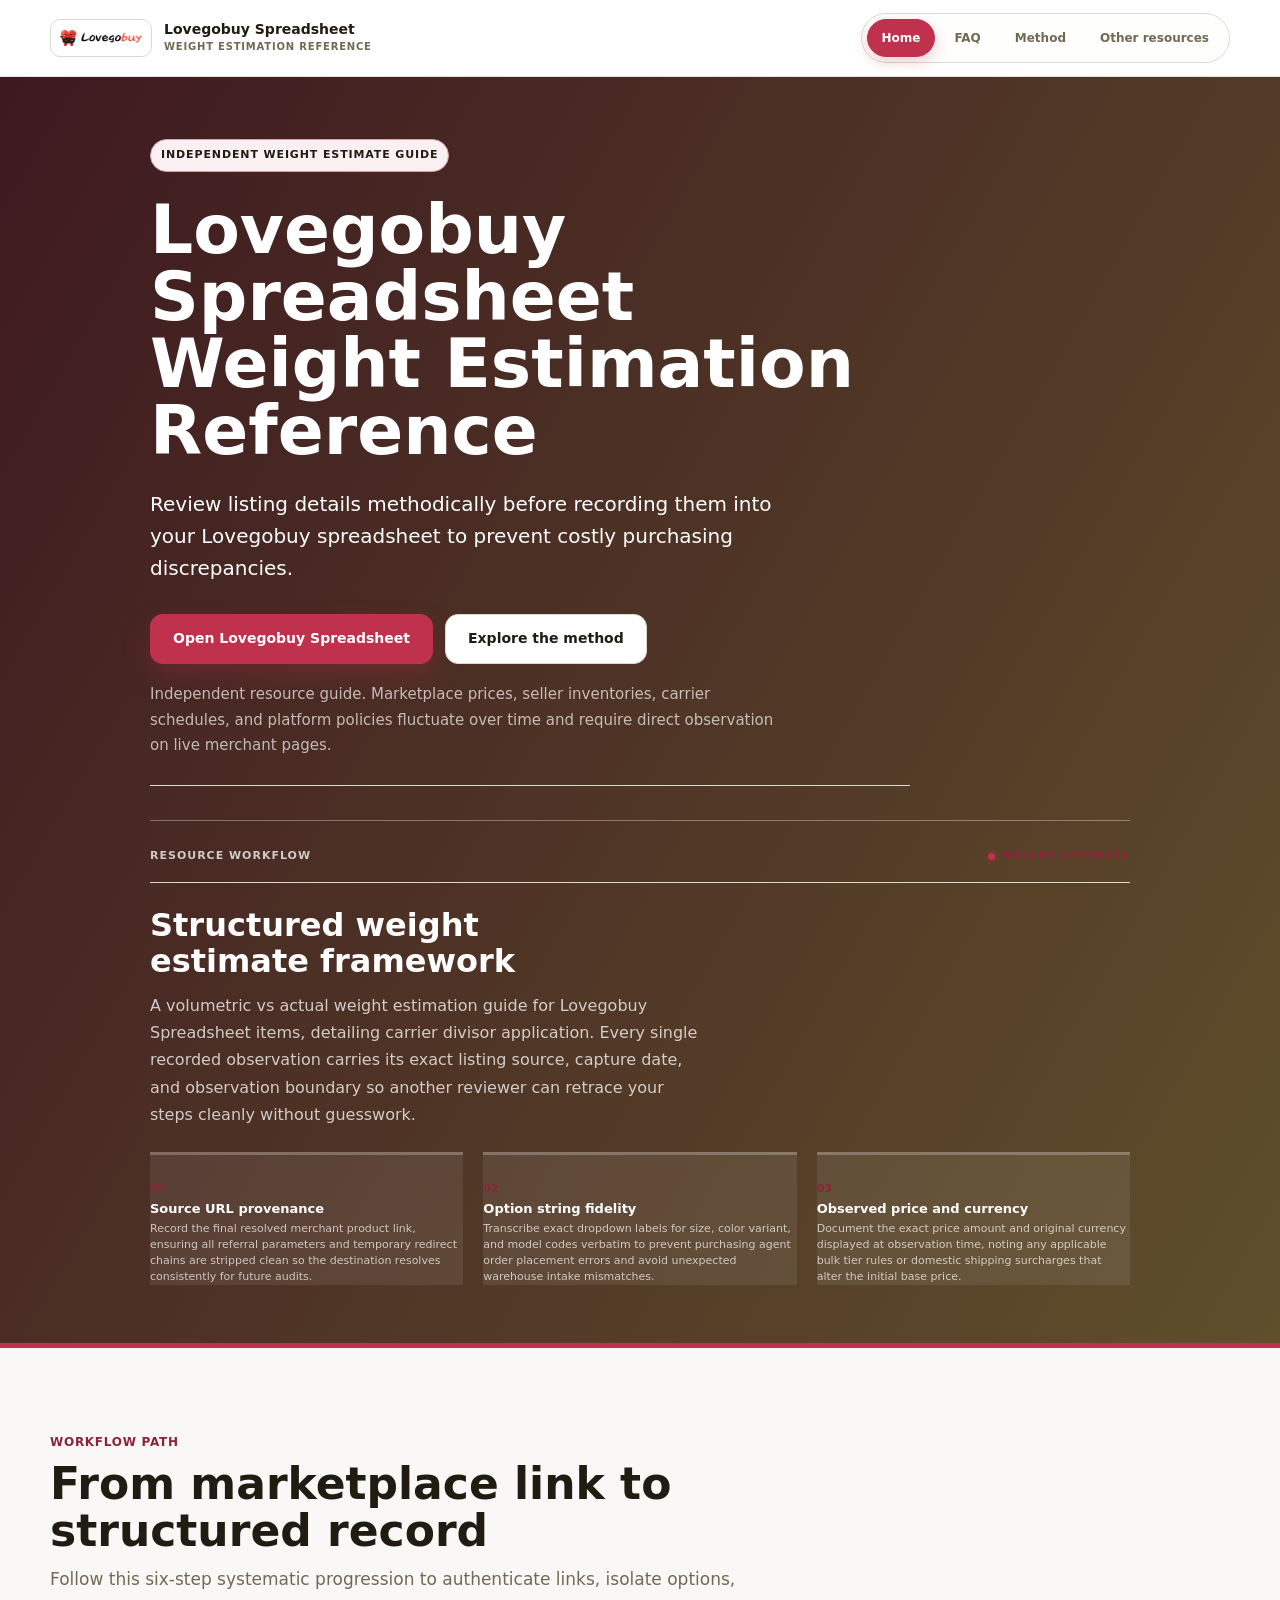
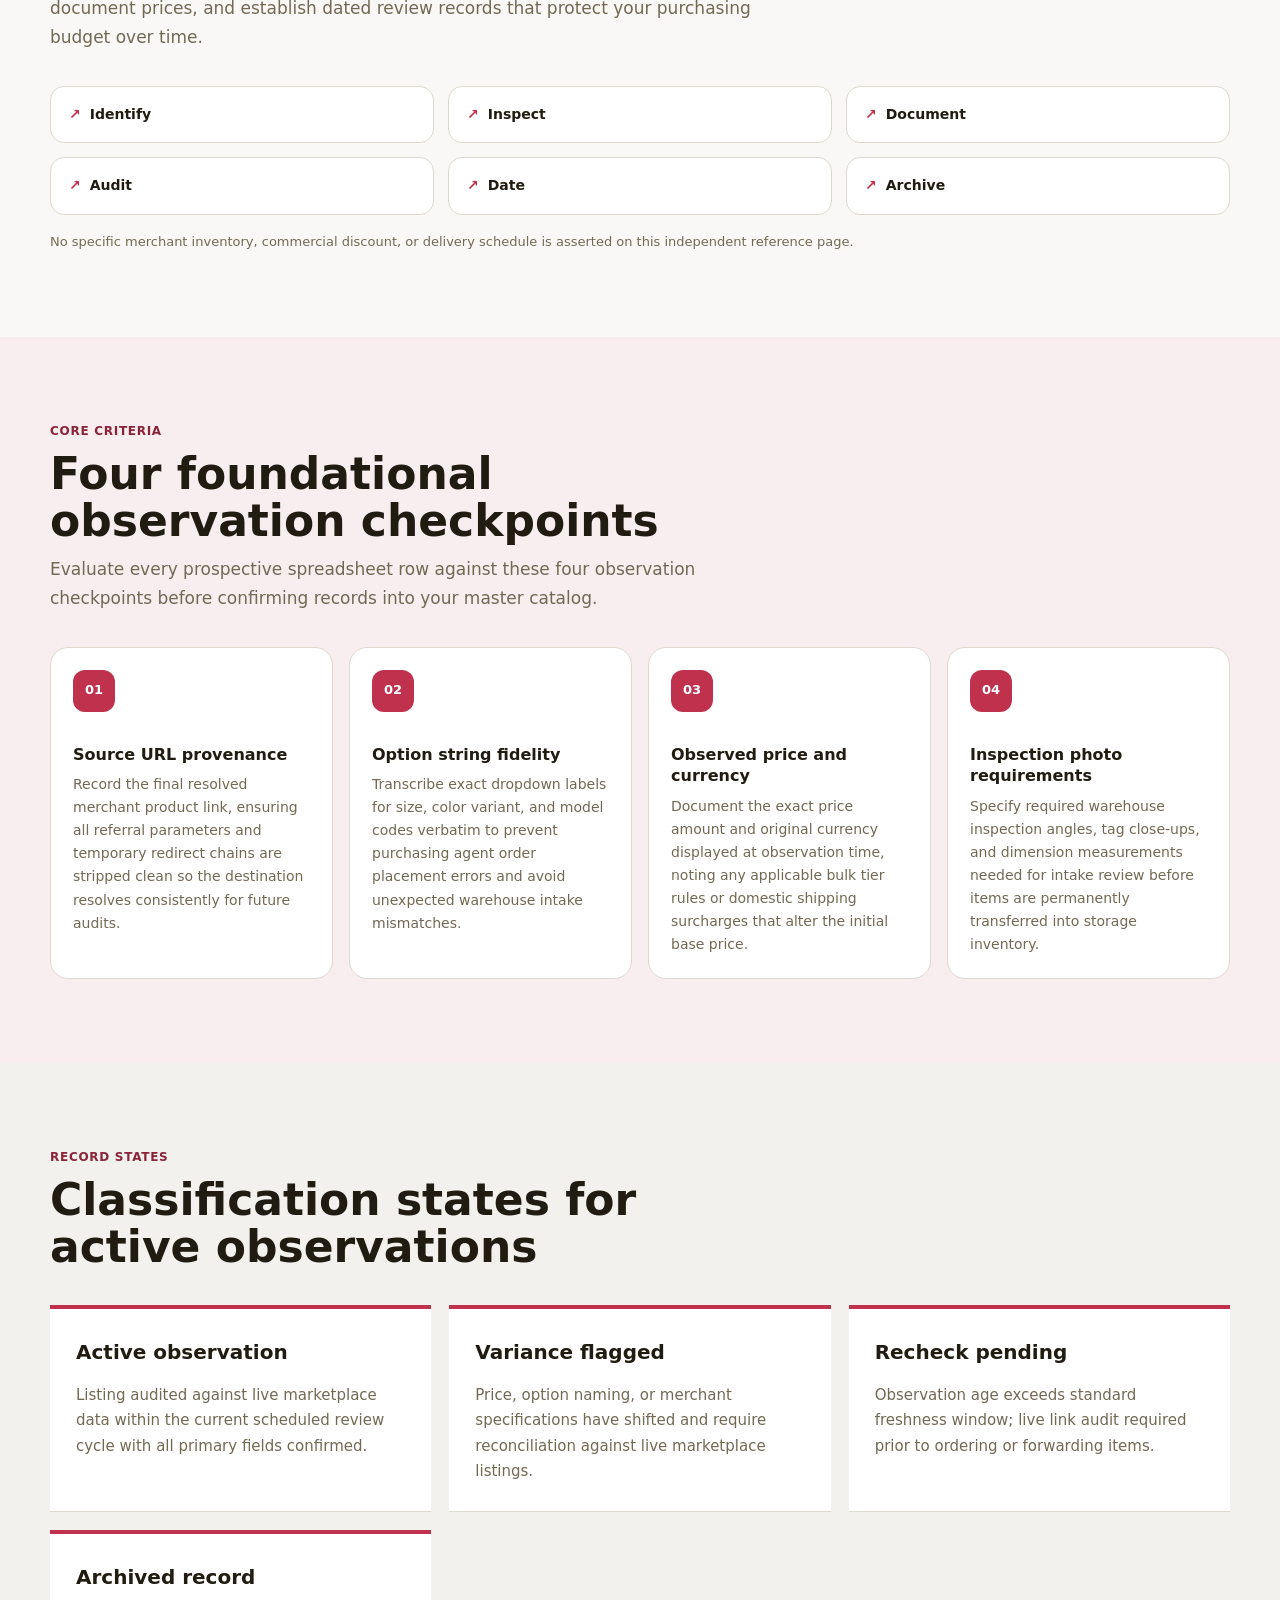
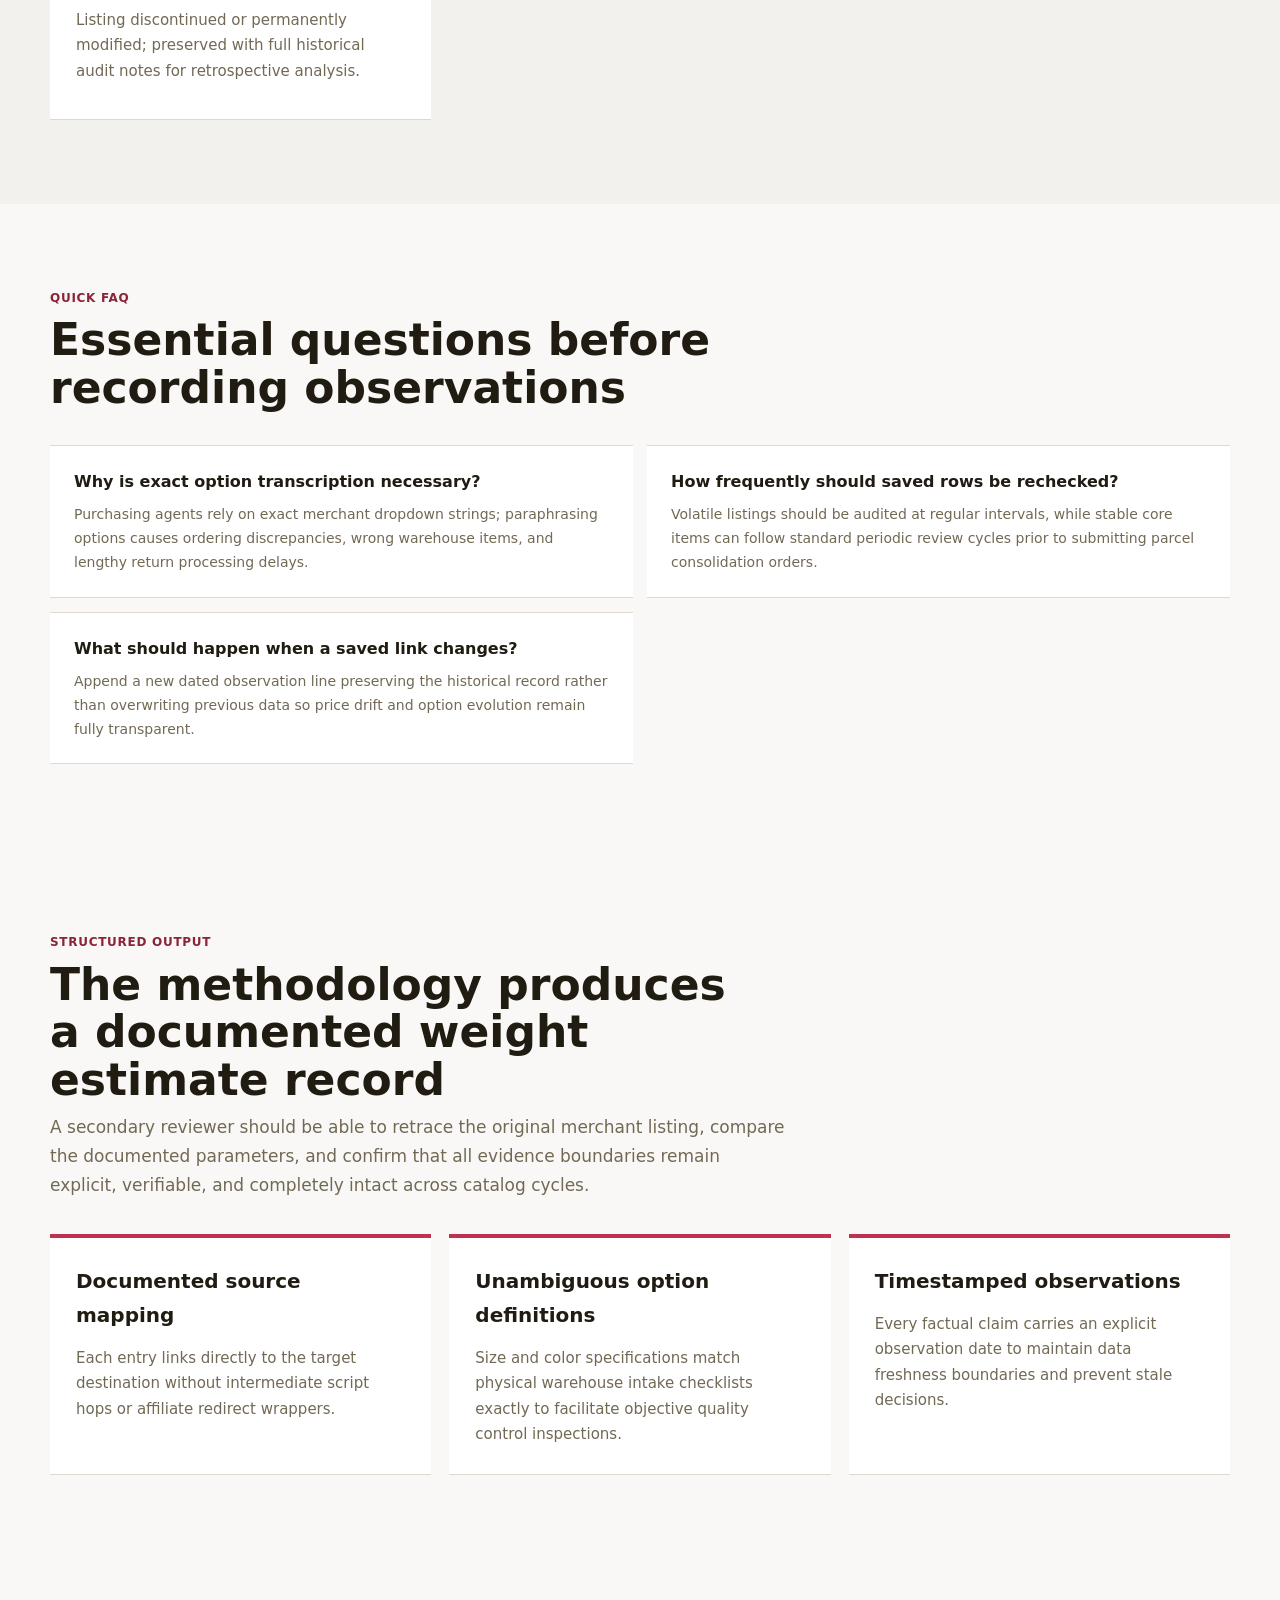
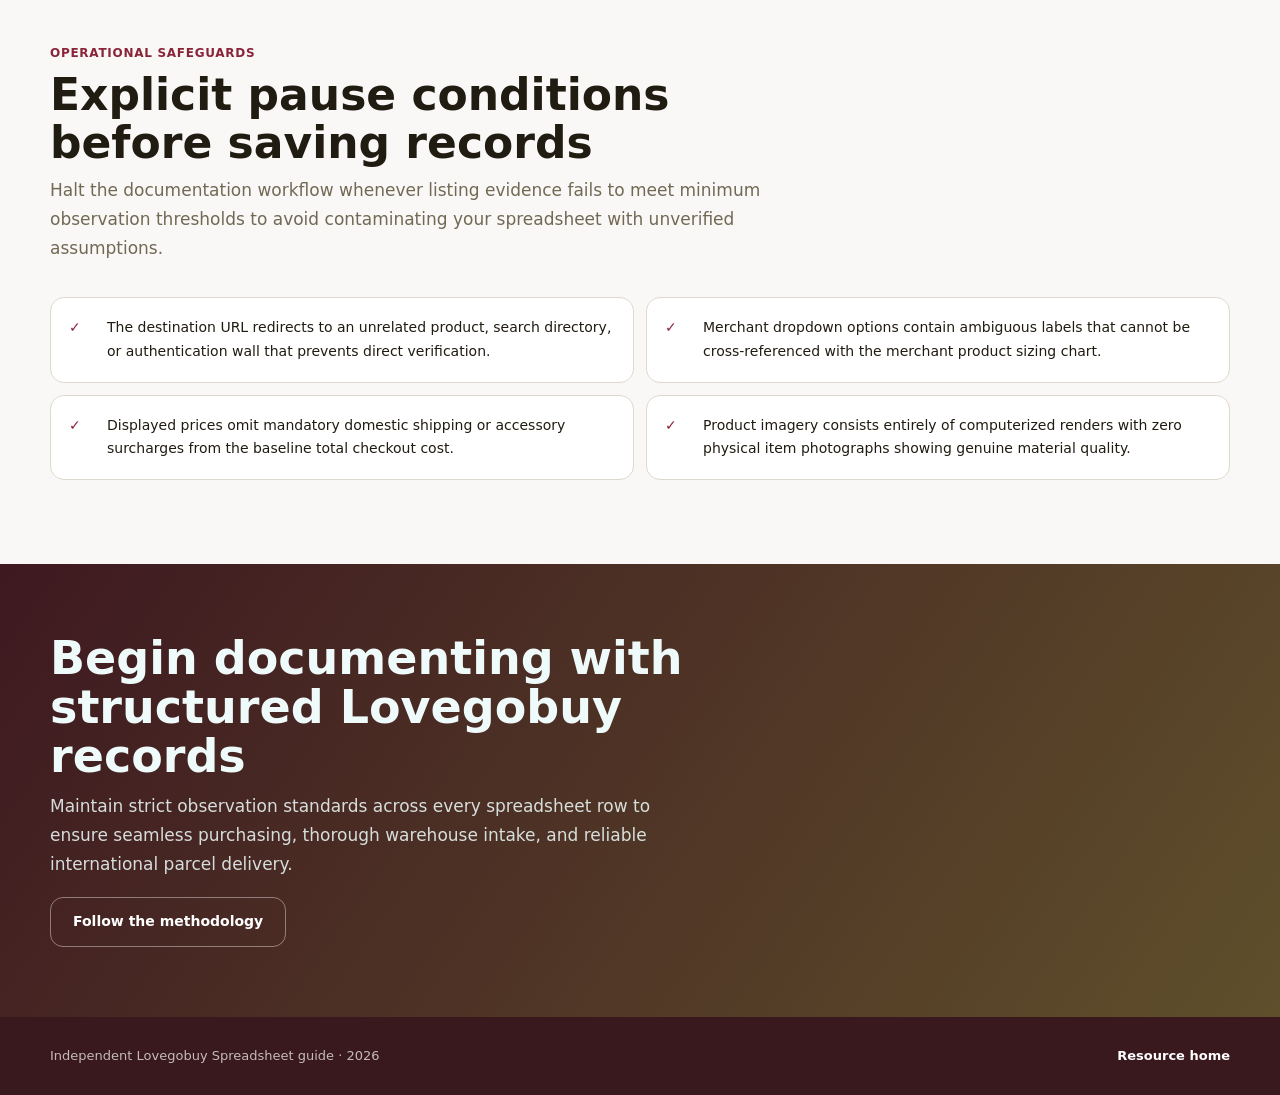
<file: index.html>
<!doctype html>
<html lang="en">
  <head>
    <meta charset="utf-8">
    <meta name="viewport" content="width=device-width, initial-scale=1">
    <title>Lovegobuy Spreadsheet | Weight Estimation Reference</title>
    <meta name="description" content="A volumetric vs actual weight estimation guide for Lovegobuy Spreadsheet items, detailing carrier divisor application. Follow a structured methodology to audit listing facts, record dated evidence, and maintain clean spreadsheet records for Lovegobuy.">
    <meta name="robots" content="index,follow,max-image-preview:large">
    <link rel="canonical" href="https://ethanreg004.github.io/lovegobuy-spreadsheet-weight-estimate/">
    <script type="application/ld+json">{"@context":"https://schema.org","@type":"WebPage","name":"Lovegobuy Spreadsheet | Weight Estimation Reference","headline":"Lovegobuy Spreadsheet Weight Estimation Reference","description":"A volumetric vs actual weight estimation guide for Lovegobuy Spreadsheet items, detailing carrier divisor application. Follow a structured methodology to audit listing facts, record dated evidence, and maintain clean spreadsheet records for Lovegobuy.","url":"https://ethanreg004.github.io/lovegobuy-spreadsheet-weight-estimate/","inLanguage":"en","isPartOf":{"@type":"WebSite","name":"Lovegobuy Spreadsheet","url":"https://ethanreg004.github.io/lovegobuy-spreadsheet-weight-estimate/"},"about":{"@type":"Thing","name":"Lovegobuy Spreadsheet"}}</script>
    <link rel="stylesheet" href="./styles.css">
  </head>
  <body class="page-home theme-auto layout-step-timeline visual-bright hero-wide-color-band cards-flat-bands type-humanist-sans density-airy">

    <header class="site-header">
      <nav class="nav wrap" aria-label="Primary navigation">
        <a class="site-brand" href="./">
          <img src="./lovegobuy-logo.png" alt="Lovegobuy">
          <span class="brand-copy">
            <strong>Lovegobuy Spreadsheet</strong>
            <small>Weight Estimation Reference</small>
          </span>
        </a>
        <div class="nav-links">
          <a href="./" aria-current="page">Home</a>
          <a href="./faq">FAQ</a>
          <a href="./usage-guide">Method</a>
          <a href="./alternatives">Other resources</a>
        </div>
      </nav>
    </header>
    <main>

      <section class="hero" aria-labelledby="home-title">
        <div class="hero-split wrap">
          <div class="hero-rail">
            <span class="badge">Independent weight estimate guide</span>
            <h1 id="home-title">Lovegobuy Spreadsheet Weight Estimation Reference</h1>
            <p>Review listing details methodically before recording them into your Lovegobuy spreadsheet to prevent costly purchasing discrepancies.</p>
            <div class="actions">
              <a class="button" href="https://lovego.org/" target="_blank" rel="noopener noreferrer">Open Lovegobuy Spreadsheet</a>
              <a class="button ghost" href="#primary-checks">Explore the method</a>
            </div>
            <p class="meta-note">Independent resource guide. Marketplace prices, seller inventories, carrier schedules, and platform policies fluctuate over time and require direct observation on live merchant pages.</p>
          </div>
          <div class="hero-panel">
            <div class="workbench-topline">
              <span>Resource workflow</span>
              <span class="status-dot">Weight Estimate</span>
            </div>
            <h2>Structured weight estimate framework</h2>
            <p class="lead">A volumetric vs actual weight estimation guide for Lovegobuy Spreadsheet items, detailing carrier divisor application. Every single recorded observation carries its exact listing source, capture date, and observation boundary so another reviewer can retrace your steps cleanly without guesswork.</p>
            <ol class="hero-signals">

              <li>
                <span>01</span>
                <div>
                  <strong>Source URL provenance</strong>
                  <small>Record the final resolved merchant product link, ensuring all referral parameters and temporary redirect chains are stripped clean so the destination resolves consistently for future audits.</small>
                </div>
              </li>
              <li>
                <span>02</span>
                <div>
                  <strong>Option string fidelity</strong>
                  <small>Transcribe exact dropdown labels for size, color variant, and model codes verbatim to prevent purchasing agent order placement errors and avoid unexpected warehouse intake mismatches.</small>
                </div>
              </li>
              <li>
                <span>03</span>
                <div>
                  <strong>Observed price and currency</strong>
                  <small>Document the exact price amount and original currency displayed at observation time, noting any applicable bulk tier rules or domestic shipping surcharges that alter the initial base price.</small>
                </div>
              </li>
            </ol>
          </div>
        </div>
      </section>

      <section class="section" id="categories">
        <div class="wrap">
          <div class="section-head">
            <p class="eyebrow">Workflow Path</p>
            <h2>From marketplace link to structured record</h2>
            <p>Follow this six-step systematic progression to authenticate links, isolate options, document prices, and establish dated review records that protect your purchasing budget over time.</p>
          </div>
          <ul class="chip-wrap large-chips">
            <li>Identify</li>
            <li>Inspect</li>
            <li>Document</li>
            <li>Audit</li>
            <li>Date</li>
            <li>Archive</li>
          </ul>
          <p class="meta-note" style="margin-top:16px">No specific merchant inventory, commercial discount, or delivery schedule is asserted on this independent reference page.</p>
        </div>
      </section>

      <section class="section teal-bg" id="primary-checks">
        <div class="wrap">
          <div class="section-head">
            <p class="eyebrow">Core Criteria</p>
            <h2>Four foundational observation checkpoints</h2>
            <p>Evaluate every prospective spreadsheet row against these four observation checkpoints before confirming records into your master catalog.</p>
          </div>
          <ol class="check-grid">

            <li>
              <div>
                <strong>Source URL provenance</strong>
                <span>Record the final resolved merchant product link, ensuring all referral parameters and temporary redirect chains are stripped clean so the destination resolves consistently for future audits.</span>
              </div>
            </li>
            <li>
              <div>
                <strong>Option string fidelity</strong>
                <span>Transcribe exact dropdown labels for size, color variant, and model codes verbatim to prevent purchasing agent order placement errors and avoid unexpected warehouse intake mismatches.</span>
              </div>
            </li>
            <li>
              <div>
                <strong>Observed price and currency</strong>
                <span>Document the exact price amount and original currency displayed at observation time, noting any applicable bulk tier rules or domestic shipping surcharges that alter the initial base price.</span>
              </div>
            </li>
            <li>
              <div>
                <strong>Inspection photo requirements</strong>
                <span>Specify required warehouse inspection angles, tag close-ups, and dimension measurements needed for intake review before items are permanently transferred into storage inventory.</span>
              </div>
            </li>
          </ol>
        </div>
      </section>

      <section class="section soft-bg" id="notes">
        <div class="wrap">
          <div class="section-head">
            <p class="eyebrow">Record States</p>
            <h2>Classification states for active observations</h2>
          </div>
          <div class="note-strip">

            <article class="note-card">
              <h3>Active observation</h3>
              <p>Listing audited against live marketplace data within the current scheduled review cycle with all primary fields confirmed.</p>
            </article>
            <article class="note-card">
              <h3>Variance flagged</h3>
              <p>Price, option naming, or merchant specifications have shifted and require reconciliation against live marketplace listings.</p>
            </article>
            <article class="note-card">
              <h3>Recheck pending</h3>
              <p>Observation age exceeds standard freshness window; live link audit required prior to ordering or forwarding items.</p>
            </article>
            <article class="note-card">
              <h3>Archived record</h3>
              <p>Listing discontinued or permanently modified; preserved with full historical audit notes for retrospective analysis.</p>
            </article>
          </div>
        </div>
      </section>

      <section class="section" id="mini-faq">
        <div class="wrap">
          <div class="section-head">
            <p class="eyebrow">Quick FAQ</p>
            <h2>Essential questions before recording observations</h2>
          </div>
          <div class="mini-faq">

            <article>
              <h3>Why is exact option transcription necessary?</h3>
              <p>Purchasing agents rely on exact merchant dropdown strings; paraphrasing options causes ordering discrepancies, wrong warehouse items, and lengthy return processing delays.</p>
            </article>
            <article>
              <h3>How frequently should saved rows be rechecked?</h3>
              <p>Volatile listings should be audited at regular intervals, while stable core items can follow standard periodic review cycles prior to submitting parcel consolidation orders.</p>
            </article>
            <article>
              <h3>What should happen when a saved link changes?</h3>
              <p>Append a new dated observation line preserving the historical record rather than overwriting previous data so price drift and option evolution remain fully transparent.</p>
            </article>
          </div>
        </div>
      </section>

      <section class="section" id="reusable-output">
        <div class="wrap">
          <div class="section-head">
            <p class="eyebrow">Structured Output</p>
            <h2>The methodology produces a documented weight estimate record</h2>
            <p>A secondary reviewer should be able to retrace the original merchant listing, compare the documented parameters, and confirm that all evidence boundaries remain explicit, verifiable, and completely intact across catalog cycles.</p>
          </div>
          <div class="note-strip">

            <article class="note-card">
              <h3>Documented source mapping</h3>
              <p>Each entry links directly to the target destination without intermediate script hops or affiliate redirect wrappers.</p>
            </article>
            <article class="note-card">
              <h3>Unambiguous option definitions</h3>
              <p>Size and color specifications match physical warehouse intake checklists exactly to facilitate objective quality control inspections.</p>
            </article>
            <article class="note-card">
              <h3>Timestamped observations</h3>
              <p>Every factual claim carries an explicit observation date to maintain data freshness boundaries and prevent stale decisions.</p>
            </article>
          </div>
        </div>
      </section>

      <section class="section" id="stop-rules">
        <div class="wrap">
          <div class="section-head">
            <p class="eyebrow">Operational Safeguards</p>
            <h2>Explicit pause conditions before saving records</h2>
            <p>Halt the documentation workflow whenever listing evidence fails to meet minimum observation thresholds to avoid contaminating your spreadsheet with unverified assumptions.</p>
          </div>
          <ul class="compare-list">
              <li>The destination URL redirects to an unrelated product, search directory, or authentication wall that prevents direct verification.</li>
              <li>Merchant dropdown options contain ambiguous labels that cannot be cross-referenced with the merchant product sizing chart.</li>
              <li>Displayed prices omit mandatory domestic shipping or accessory surcharges from the baseline total checkout cost.</li>
              <li>Product imagery consists entirely of computerized renders with zero physical item photographs showing genuine material quality.</li>
          </ul>
        </div>
      </section>

      <section class="final-band">
        <div class="wrap">
          <h2>Begin documenting with structured Lovegobuy records</h2>
          <p>Maintain strict observation standards across every spreadsheet row to ensure seamless purchasing, thorough warehouse intake, and reliable international parcel delivery.</p>
          <div class="actions">
            <a class="button ghost" href="./usage-guide">Follow the methodology</a>
          </div>
        </div>
      </section>
    </main>

    <footer class="site-footer">
      <div class="wrap footer-layout">
        <span>Independent Lovegobuy Spreadsheet guide · 2026</span>
        <a href="./">Resource home</a>
      </div>
    </footer>
  </body>
</html>
</file>
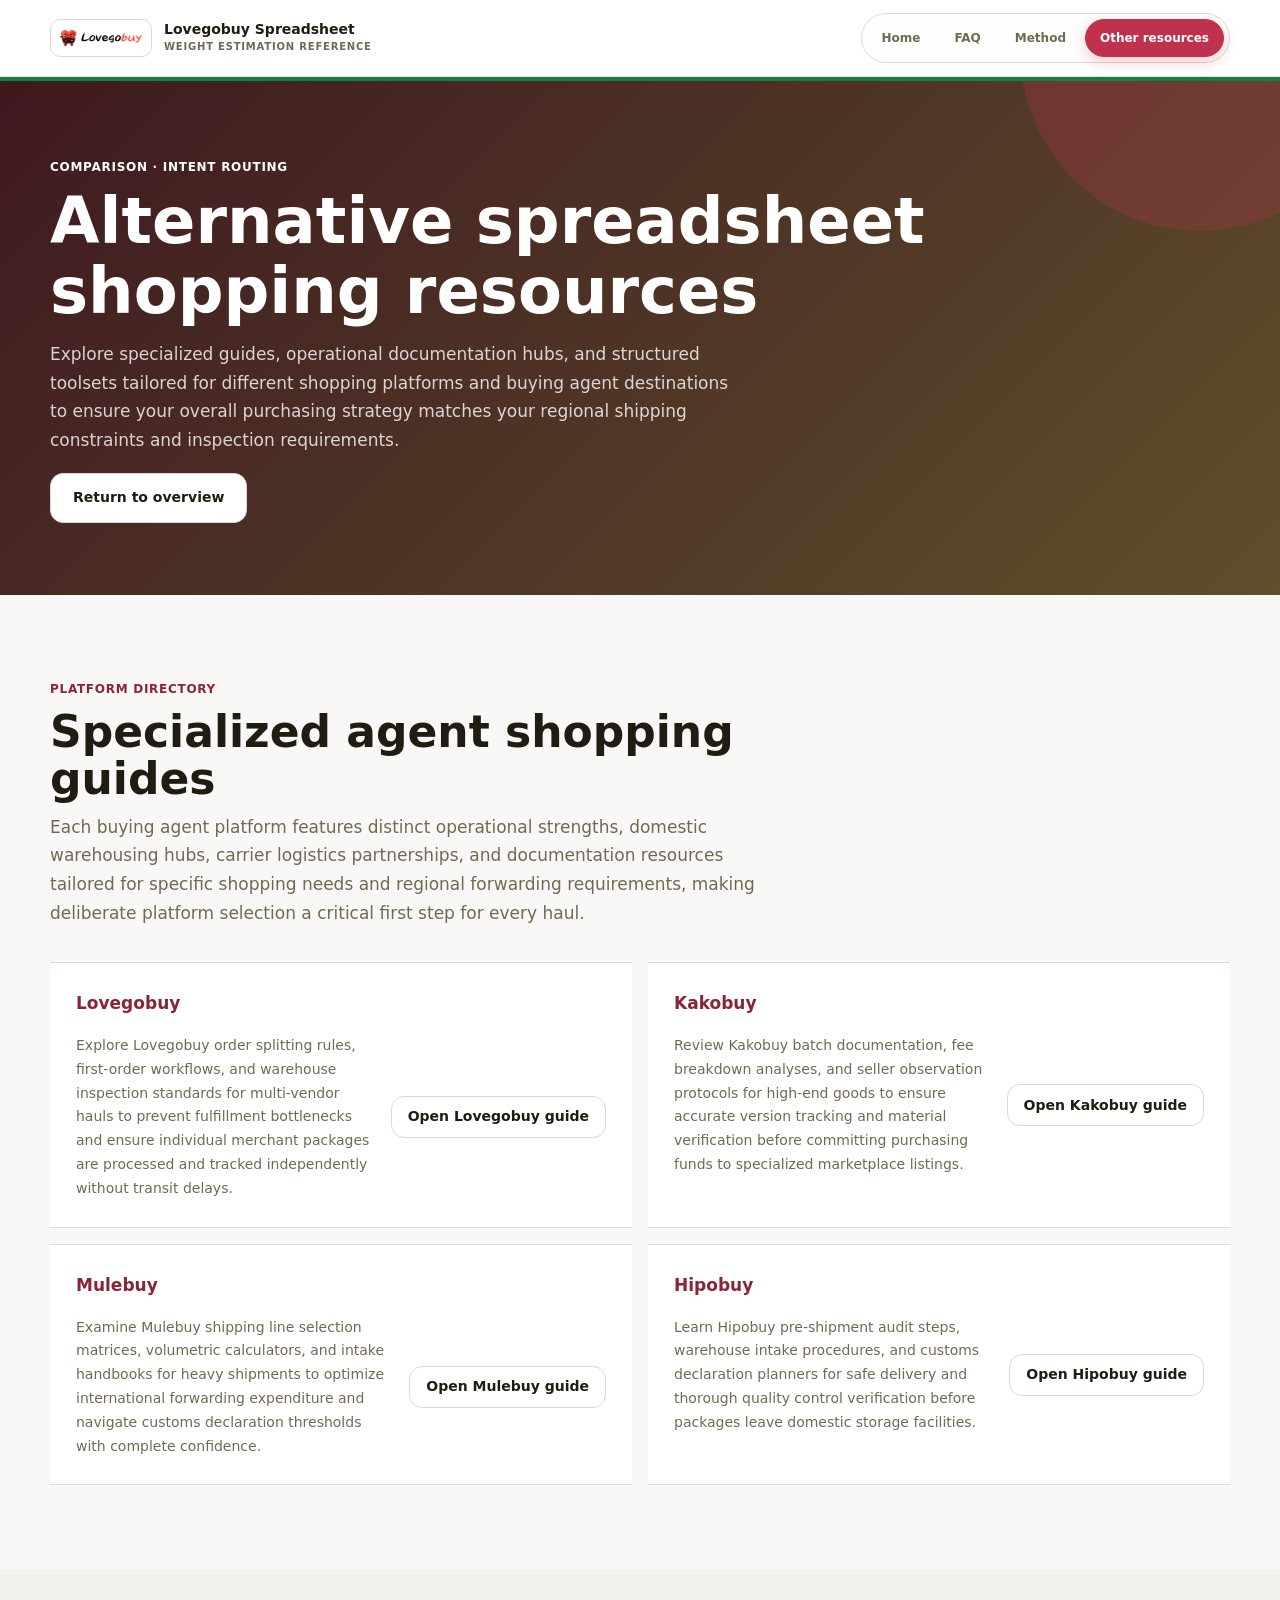
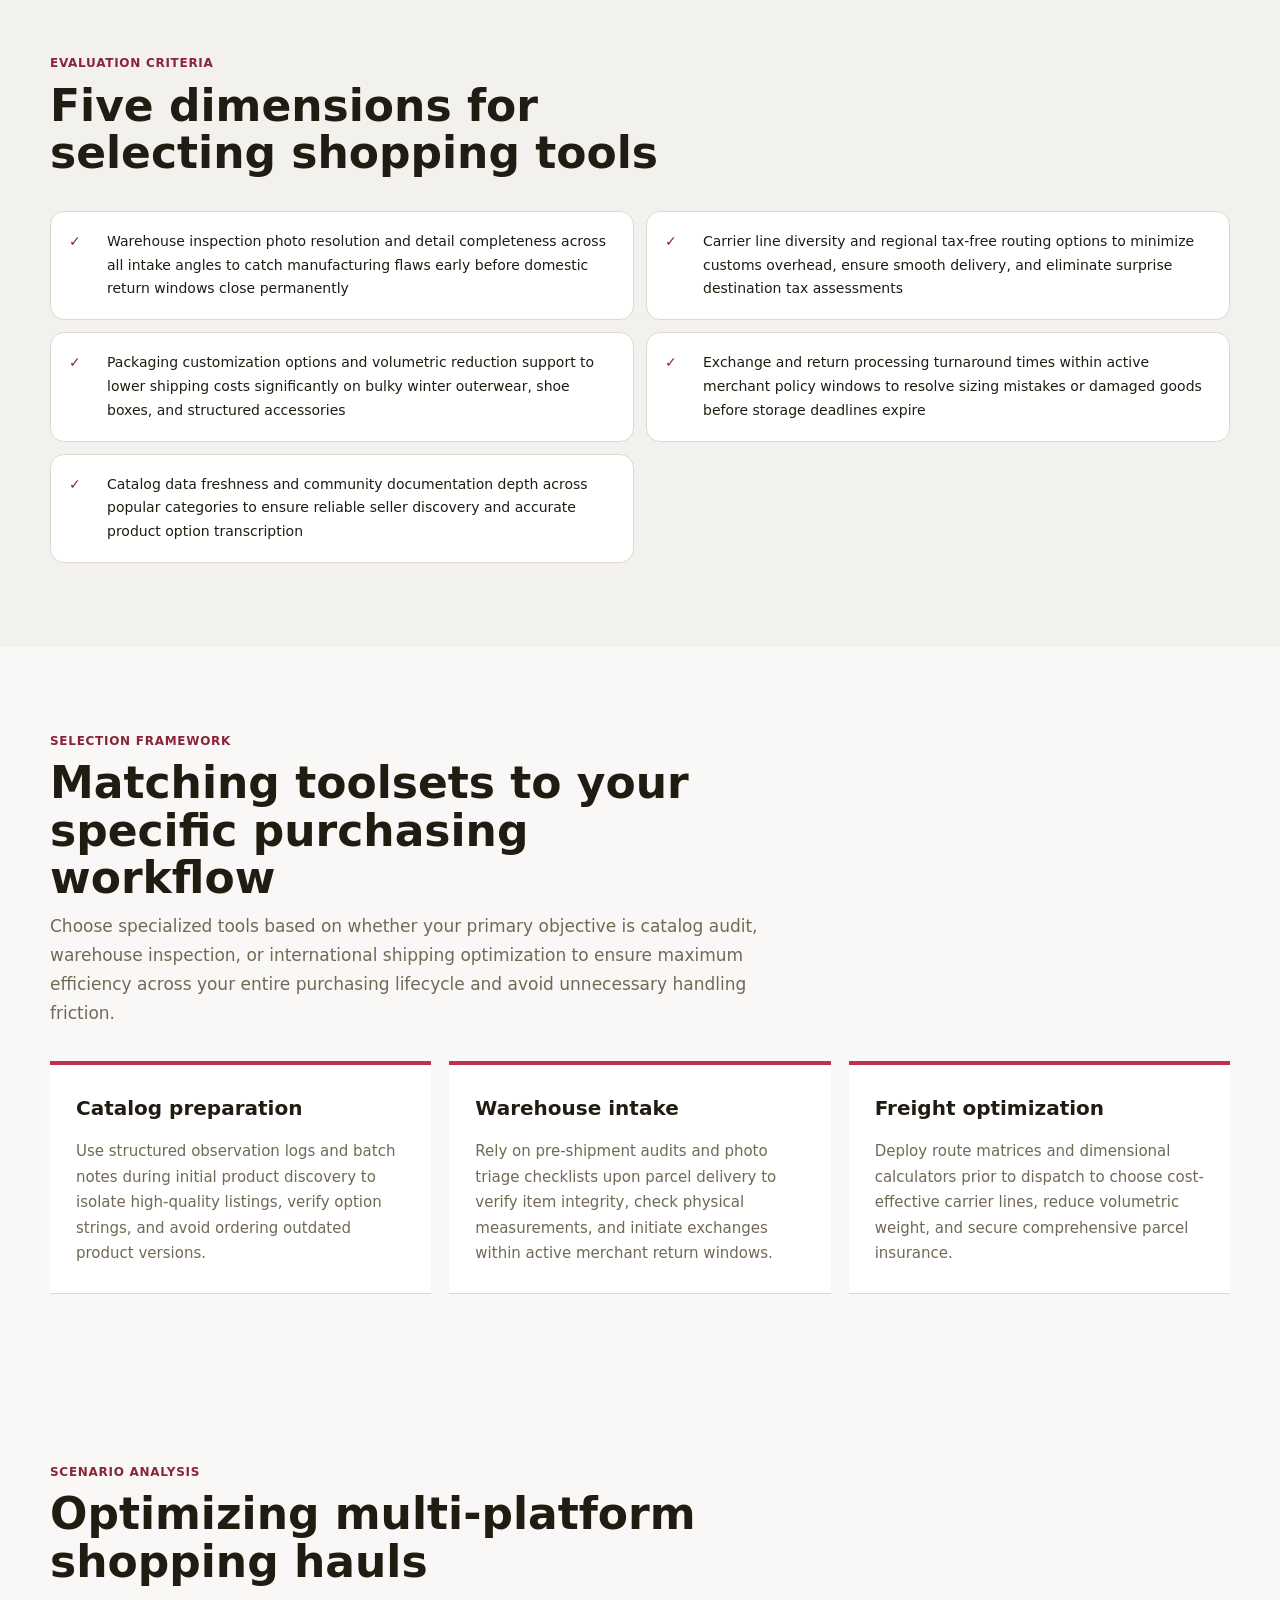
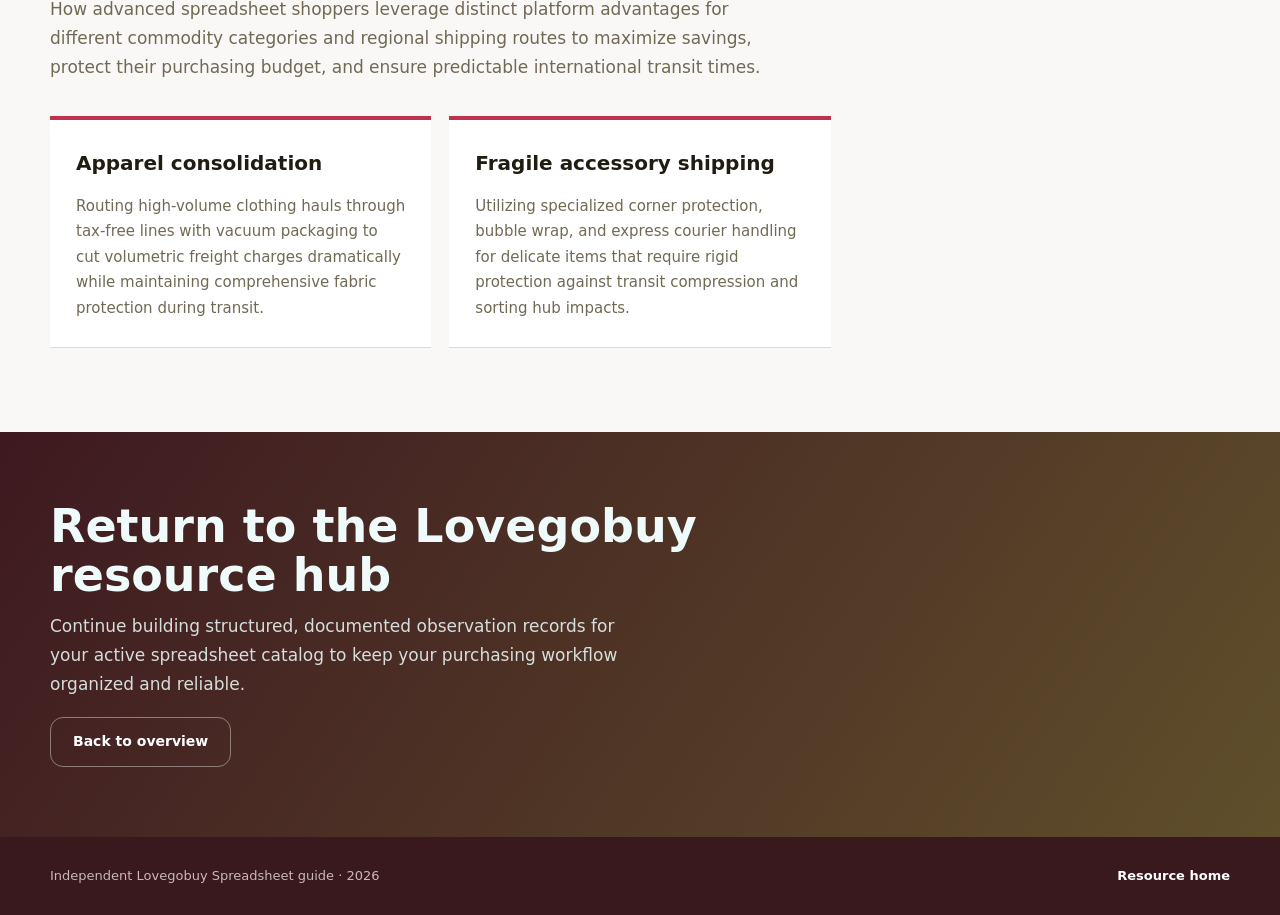
<file: alternatives.html>
<!doctype html>
<html lang="en">
  <head>
    <meta charset="utf-8">
    <meta name="viewport" content="width=device-width, initial-scale=1">
    <title>Lovegobuy Spreadsheet Weight Estimation Reference | Alternative Resources</title>
    <meta name="description" content="Compare spreadsheet shopping tools, documentation hubs, and buying agent workflows across the broader shopping ecosystem with objective criteria.">
    <meta name="robots" content="index,follow,max-image-preview:large">
    <link rel="canonical" href="https://ethanreg004.github.io/lovegobuy-spreadsheet-weight-estimate/alternatives">
    <script type="application/ld+json">{"@context":"https://schema.org","@type":"CollectionPage","name":"Lovegobuy Spreadsheet Weight Estimation Reference | Alternative Resources","headline":"Alternative spreadsheet shopping resources","description":"Compare spreadsheet shopping tools, documentation hubs, and buying agent workflows across the broader shopping ecosystem with objective criteria.","url":"https://ethanreg004.github.io/lovegobuy-spreadsheet-weight-estimate/alternatives","inLanguage":"en","isPartOf":{"@type":"WebSite","name":"Lovegobuy Spreadsheet","url":"https://ethanreg004.github.io/lovegobuy-spreadsheet-weight-estimate/"},"about":{"@type":"Thing","name":"Lovegobuy Spreadsheet"}}</script>
    <link rel="stylesheet" href="./styles.css">
  </head>
  <body class="page-alternatives theme-auto layout-step-timeline visual-bright hero-wide-color-band cards-flat-bands type-humanist-sans density-airy">

    <header class="site-header">
      <nav class="nav wrap" aria-label="Primary navigation">
        <a class="site-brand" href="./">
          <img src="./lovegobuy-logo.png" alt="Lovegobuy">
          <span class="brand-copy">
            <strong>Lovegobuy Spreadsheet</strong>
            <small>Weight Estimation Reference</small>
          </span>
        </a>
        <div class="nav-links">
          <a href="./">Home</a>
          <a href="./faq">FAQ</a>
          <a href="./usage-guide">Method</a>
          <a href="./alternatives" aria-current="page">Other resources</a>
        </div>
      </nav>
    </header>
    <main>

      <section class="page-band">
        <div class="page-band-inner wrap">
          <p class="eyebrow">Comparison · Intent routing</p>
          <h1>Alternative spreadsheet shopping resources</h1>
          <p class="lead">Explore specialized guides, operational documentation hubs, and structured toolsets tailored for different shopping platforms and buying agent destinations to ensure your overall purchasing strategy matches your regional shipping constraints and inspection requirements.</p>
          <div class="actions">

            <a class="button ghost" href="./">Return to overview</a>
          </div>
        </div>
      </section>
      <section class="section">
        <div class="wrap">
          <div class="section-head">
            <p class="eyebrow">Platform Directory</p>
            <h2>Specialized agent shopping guides</h2>
            <p>Each buying agent platform features distinct operational strengths, domestic warehousing hubs, carrier logistics partnerships, and documentation resources tailored for specific shopping needs and regional forwarding requirements, making deliberate platform selection a critical first step for every haul.</p>
          </div>
          <div class="alt-rows">

            <article class="alt-row">
              <div class="brand-tag">Lovegobuy</div>
              <p>Explore Lovegobuy order splitting rules, first-order workflows, and warehouse inspection standards for multi-vendor hauls to prevent fulfillment bottlenecks and ensure individual merchant packages are processed and tracked independently without transit delays.</p>
              <a class="button ghost" href="https://lovego.org" target="_blank" rel="noopener noreferrer">Open Lovegobuy guide</a>
            </article>
            <article class="alt-row">
              <div class="brand-tag">Kakobuy</div>
              <p>Review Kakobuy batch documentation, fee breakdown analyses, and seller observation protocols for high-end goods to ensure accurate version tracking and material verification before committing purchasing funds to specialized marketplace listings.</p>
              <a class="button ghost" href="https://kakobs.com" target="_blank" rel="noopener noreferrer">Open Kakobuy guide</a>
            </article>
            <article class="alt-row">
              <div class="brand-tag">Mulebuy</div>
              <p>Examine Mulebuy shipping line selection matrices, volumetric calculators, and intake handbooks for heavy shipments to optimize international forwarding expenditure and navigate customs declaration thresholds with complete confidence.</p>
              <a class="button ghost" href="https://mule-buy.com/" target="_blank" rel="noopener noreferrer">Open Mulebuy guide</a>
            </article>
            <article class="alt-row">
              <div class="brand-tag">Hipobuy</div>
              <p>Learn Hipobuy pre-shipment audit steps, warehouse intake procedures, and customs declaration planners for safe delivery and thorough quality control verification before packages leave domestic storage facilities.</p>
              <a class="button ghost" href="https://hipobuy.org" target="_blank" rel="noopener noreferrer">Open Hipobuy guide</a>
            </article>
          </div>
        </div>
      </section>
      <section class="section soft-bg">
        <div class="wrap">
          <div class="section-head">
            <p class="eyebrow">Evaluation Criteria</p>
            <h2>Five dimensions for selecting shopping tools</h2>
          </div>
          <ul class="compare-list">
            <li>Warehouse inspection photo resolution and detail completeness across all intake angles to catch manufacturing flaws early before domestic return windows close permanently</li>
            <li>Carrier line diversity and regional tax-free routing options to minimize customs overhead, ensure smooth delivery, and eliminate surprise destination tax assessments</li>
            <li>Packaging customization options and volumetric reduction support to lower shipping costs significantly on bulky winter outerwear, shoe boxes, and structured accessories</li>
            <li>Exchange and return processing turnaround times within active merchant policy windows to resolve sizing mistakes or damaged goods before storage deadlines expire</li>
            <li>Catalog data freshness and community documentation depth across popular categories to ensure reliable seller discovery and accurate product option transcription</li>
          </ul>
        </div>
      </section>

      <section class="section" id="decision-boundary">
        <div class="wrap">
          <div class="section-head">
            <p class="eyebrow">Selection Framework</p>
            <h2>Matching toolsets to your specific purchasing workflow</h2>
            <p>Choose specialized tools based on whether your primary objective is catalog audit, warehouse inspection, or international shipping optimization to ensure maximum efficiency across your entire purchasing lifecycle and avoid unnecessary handling friction.</p>
          </div>
          <div class="note-strip">

            <article class="note-card">
              <h3>Catalog preparation</h3>
              <p>Use structured observation logs and batch notes during initial product discovery to isolate high-quality listings, verify option strings, and avoid ordering outdated product versions.</p>
            </article>
            <article class="note-card">
              <h3>Warehouse intake</h3>
              <p>Rely on pre-shipment audits and photo triage checklists upon parcel delivery to verify item integrity, check physical measurements, and initiate exchanges within active merchant return windows.</p>
            </article>
            <article class="note-card">
              <h3>Freight optimization</h3>
              <p>Deploy route matrices and dimensional calculators prior to dispatch to choose cost-effective carrier lines, reduce volumetric weight, and secure comprehensive parcel insurance.</p>
            </article>
          </div>
        </div>
      </section>

      <section class="section" id="review-scenarios">
        <div class="wrap">
          <div class="section-head">
            <p class="eyebrow">Scenario Analysis</p>
            <h2>Optimizing multi-platform shopping hauls</h2>
            <p>How advanced spreadsheet shoppers leverage distinct platform advantages for different commodity categories and regional shipping routes to maximize savings, protect their purchasing budget, and ensure predictable international transit times.</p>
          </div>
          <div class="note-strip">

            <article class="note-card">
              <h3>Apparel consolidation</h3>
              <p>Routing high-volume clothing hauls through tax-free lines with vacuum packaging to cut volumetric freight charges dramatically while maintaining comprehensive fabric protection during transit.</p>
            </article>
            <article class="note-card">
              <h3>Fragile accessory shipping</h3>
              <p>Utilizing specialized corner protection, bubble wrap, and express courier handling for delicate items that require rigid protection against transit compression and sorting hub impacts.</p>
            </article>
          </div>
        </div>
      </section>

      <section class="final-band">
        <div class="wrap">
          <h2>Return to the Lovegobuy resource hub</h2>
          <p>Continue building structured, documented observation records for your active spreadsheet catalog to keep your purchasing workflow organized and reliable.</p>
          <div class="actions">
            <a class="button ghost" href="./">Back to overview</a>
          </div>
        </div>
      </section>
    </main>

    <footer class="site-footer">
      <div class="wrap footer-layout">
        <span>Independent Lovegobuy Spreadsheet guide · 2026</span>
        <a href="./">Resource home</a>
      </div>
    </footer>
  </body>
</html>
</file>
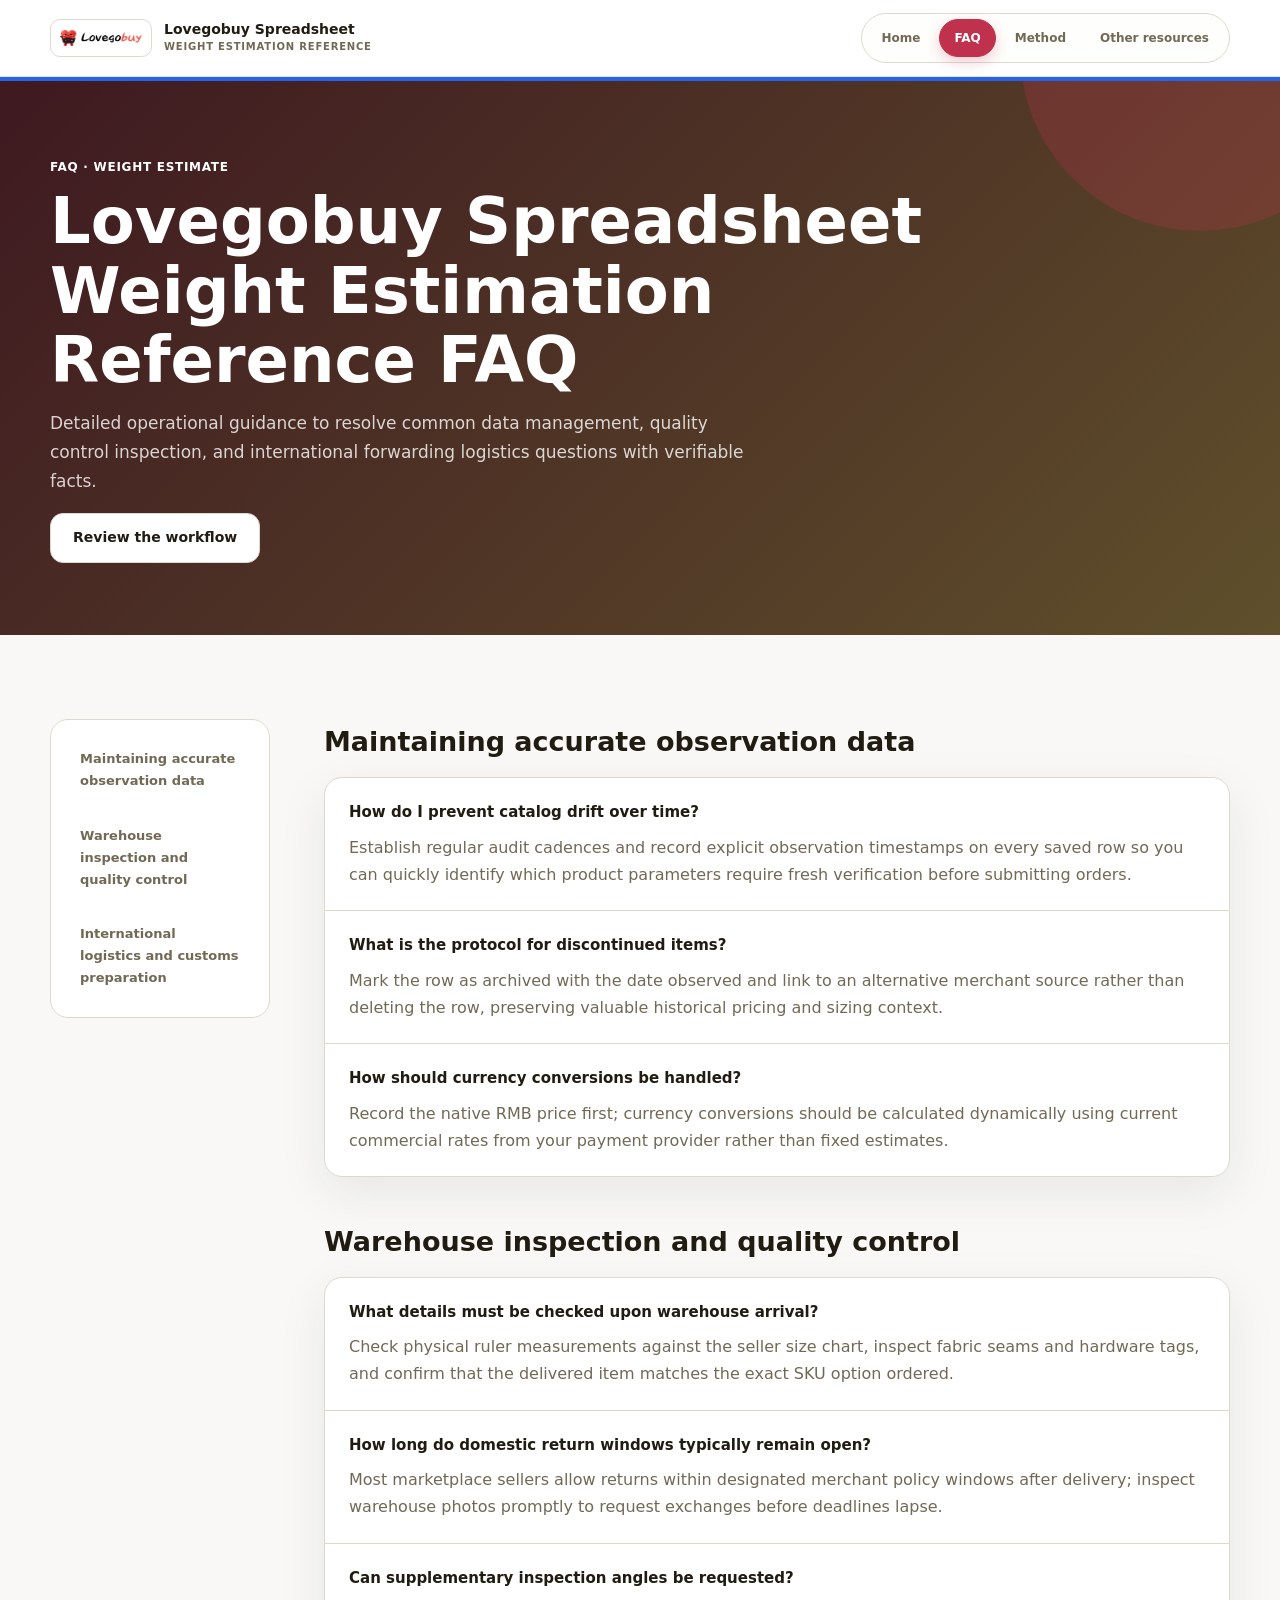
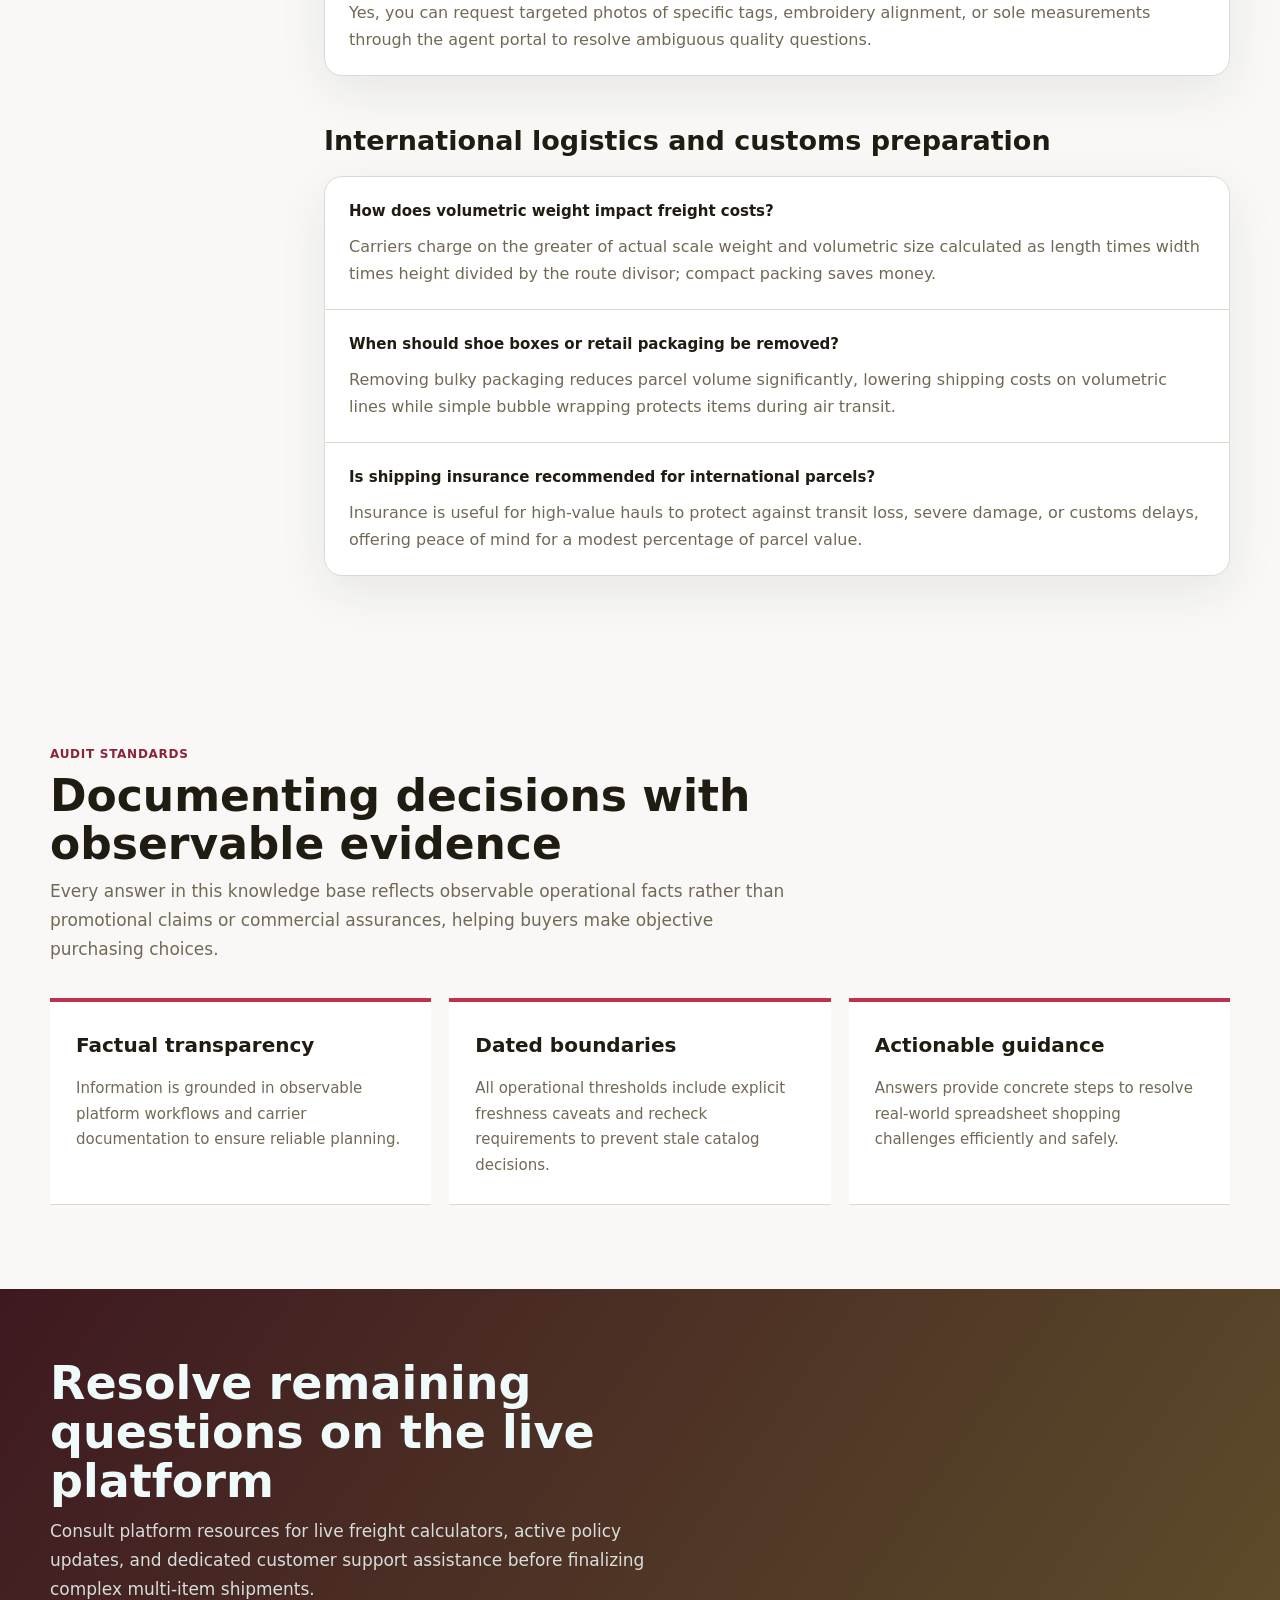
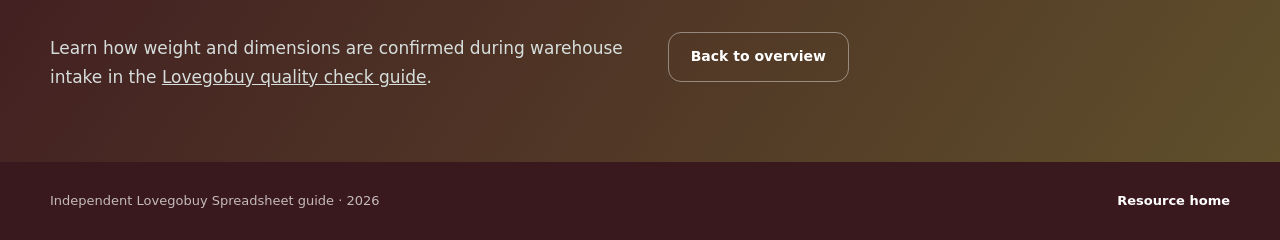
<file: faq.html>
<!doctype html>
<html lang="en">
  <head>
    <meta charset="utf-8">
    <meta name="viewport" content="width=device-width, initial-scale=1">
    <title>Lovegobuy Spreadsheet Weight Estimation Reference FAQ</title>
    <meta name="description" content="Comprehensive answers regarding a volumetric vs actual weight estimation guide for lovegobuy spreadsheet items, detailing carrier divisor application. data integrity, warehouse inspection, and international shipping review protocols.">
    <meta name="robots" content="index,follow,max-image-preview:large">
    <link rel="canonical" href="https://ethanreg004.github.io/lovegobuy-spreadsheet-weight-estimate/faq">
    <script type="application/ld+json">{"@context":"https://schema.org","@type":"FAQPage","name":"Lovegobuy Spreadsheet Weight Estimation Reference FAQ","headline":"Lovegobuy Spreadsheet Weight Estimation Reference FAQ","description":"Comprehensive answers regarding a volumetric vs actual weight estimation guide for lovegobuy spreadsheet items, detailing carrier divisor application. data integrity, warehouse inspection, and international shipping review protocols.","url":"https://ethanreg004.github.io/lovegobuy-spreadsheet-weight-estimate/faq","inLanguage":"en","isPartOf":{"@type":"WebSite","name":"Lovegobuy Spreadsheet","url":"https://ethanreg004.github.io/lovegobuy-spreadsheet-weight-estimate/"},"about":{"@type":"Thing","name":"Lovegobuy Spreadsheet"},"mainEntity":[{"@type":"Question","name":"How do I prevent catalog drift over time?","acceptedAnswer":{"@type":"Answer","text":"Establish regular audit cadences and record explicit observation timestamps on every saved row so you can quickly identify which product parameters require fresh verification before submitting orders."}},{"@type":"Question","name":"What is the protocol for discontinued items?","acceptedAnswer":{"@type":"Answer","text":"Mark the row as archived with the date observed and link to an alternative merchant source rather than deleting the row, preserving valuable historical pricing and sizing context."}},{"@type":"Question","name":"How should currency conversions be handled?","acceptedAnswer":{"@type":"Answer","text":"Record the native RMB price first; currency conversions should be calculated dynamically using current commercial rates from your payment provider rather than fixed estimates."}},{"@type":"Question","name":"What details must be checked upon warehouse arrival?","acceptedAnswer":{"@type":"Answer","text":"Check physical ruler measurements against the seller size chart, inspect fabric seams and hardware tags, and confirm that the delivered item matches the exact SKU option ordered."}},{"@type":"Question","name":"How long do domestic return windows typically remain open?","acceptedAnswer":{"@type":"Answer","text":"Most marketplace sellers allow returns within designated merchant policy windows after delivery; inspect warehouse photos promptly to request exchanges before deadlines lapse."}},{"@type":"Question","name":"Can supplementary inspection angles be requested?","acceptedAnswer":{"@type":"Answer","text":"Yes, you can request targeted photos of specific tags, embroidery alignment, or sole measurements through the agent portal to resolve ambiguous quality questions."}},{"@type":"Question","name":"How does volumetric weight impact freight costs?","acceptedAnswer":{"@type":"Answer","text":"Carriers charge on the greater of actual scale weight and volumetric size calculated as length times width times height divided by the route divisor; compact packing saves money."}},{"@type":"Question","name":"When should shoe boxes or retail packaging be removed?","acceptedAnswer":{"@type":"Answer","text":"Removing bulky packaging reduces parcel volume significantly, lowering shipping costs on volumetric lines while simple bubble wrapping protects items during air transit."}},{"@type":"Question","name":"Is shipping insurance recommended for international parcels?","acceptedAnswer":{"@type":"Answer","text":"Insurance is useful for high-value hauls to protect against transit loss, severe damage, or customs delays, offering peace of mind for a modest percentage of parcel value."}}]}</script>
    <link rel="stylesheet" href="./styles.css">
  </head>
  <body class="page-faq theme-auto layout-step-timeline visual-bright hero-wide-color-band cards-flat-bands type-humanist-sans density-airy">

    <header class="site-header">
      <nav class="nav wrap" aria-label="Primary navigation">
        <a class="site-brand" href="./">
          <img src="./lovegobuy-logo.png" alt="Lovegobuy">
          <span class="brand-copy">
            <strong>Lovegobuy Spreadsheet</strong>
            <small>Weight Estimation Reference</small>
          </span>
        </a>
        <div class="nav-links">
          <a href="./">Home</a>
          <a href="./faq" aria-current="page">FAQ</a>
          <a href="./usage-guide">Method</a>
          <a href="./alternatives">Other resources</a>
        </div>
      </nav>
    </header>
    <main>

      <section class="page-band">
        <div class="page-band-inner wrap">
          <p class="eyebrow">FAQ · Weight Estimate</p>
          <h1>Lovegobuy Spreadsheet Weight Estimation Reference FAQ</h1>
          <p class="lead">Detailed operational guidance to resolve common data management, quality control inspection, and international forwarding logistics questions with verifiable facts.</p>
          <div class="actions">

            <a class="button ghost" href="./usage-guide">Review the workflow</a>
          </div>
        </div>
      </section>
      <section class="section">
        <div class="wrap faq-layout">
          <nav class="faq-toc" aria-label="FAQ groups">
            <a href="#data-integrity">Maintaining accurate observation data</a>
            <a href="#intake-qc">Warehouse inspection and quality control</a>
            <a href="#shipping-routing">International logistics and customs preparation</a>
          </nav>
          <div class="faq-groups">

            <section id="data-integrity" class="faq-group">
              <h2>Maintaining accurate observation data</h2>
              <dl class="faq-dl">

                <div>
                  <dt>How do I prevent catalog drift over time?</dt>
                  <dd>Establish regular audit cadences and record explicit observation timestamps on every saved row so you can quickly identify which product parameters require fresh verification before submitting orders.</dd>
                </div>
                <div>
                  <dt>What is the protocol for discontinued items?</dt>
                  <dd>Mark the row as archived with the date observed and link to an alternative merchant source rather than deleting the row, preserving valuable historical pricing and sizing context.</dd>
                </div>
                <div>
                  <dt>How should currency conversions be handled?</dt>
                  <dd>Record the native RMB price first; currency conversions should be calculated dynamically using current commercial rates from your payment provider rather than fixed estimates.</dd>
                </div>
              </dl>
            </section>

            <section id="intake-qc" class="faq-group">
              <h2>Warehouse inspection and quality control</h2>
              <dl class="faq-dl">

                <div>
                  <dt>What details must be checked upon warehouse arrival?</dt>
                  <dd>Check physical ruler measurements against the seller size chart, inspect fabric seams and hardware tags, and confirm that the delivered item matches the exact SKU option ordered.</dd>
                </div>
                <div>
                  <dt>How long do domestic return windows typically remain open?</dt>
                  <dd>Most marketplace sellers allow returns within designated merchant policy windows after delivery; inspect warehouse photos promptly to request exchanges before deadlines lapse.</dd>
                </div>
                <div>
                  <dt>Can supplementary inspection angles be requested?</dt>
                  <dd>Yes, you can request targeted photos of specific tags, embroidery alignment, or sole measurements through the agent portal to resolve ambiguous quality questions.</dd>
                </div>
              </dl>
            </section>

            <section id="shipping-routing" class="faq-group">
              <h2>International logistics and customs preparation</h2>
              <dl class="faq-dl">

                <div>
                  <dt>How does volumetric weight impact freight costs?</dt>
                  <dd>Carriers charge on the greater of actual scale weight and volumetric size calculated as length times width times height divided by the route divisor; compact packing saves money.</dd>
                </div>
                <div>
                  <dt>When should shoe boxes or retail packaging be removed?</dt>
                  <dd>Removing bulky packaging reduces parcel volume significantly, lowering shipping costs on volumetric lines while simple bubble wrapping protects items during air transit.</dd>
                </div>
                <div>
                  <dt>Is shipping insurance recommended for international parcels?</dt>
                  <dd>Insurance is useful for high-value hauls to protect against transit loss, severe damage, or customs delays, offering peace of mind for a modest percentage of parcel value.</dd>
                </div>
              </dl>
            </section>
          </div>
        </div>
      </section>

      <section class="section" id="classification-record">
        <div class="wrap">
          <div class="section-head">
            <p class="eyebrow">Audit Standards</p>
            <h2>Documenting decisions with observable evidence</h2>
            <p>Every answer in this knowledge base reflects observable operational facts rather than promotional claims or commercial assurances, helping buyers make objective purchasing choices.</p>
          </div>
          <div class="note-strip">

            <article class="note-card">
              <h3>Factual transparency</h3>
              <p>Information is grounded in observable platform workflows and carrier documentation to ensure reliable planning.</p>
            </article>
            <article class="note-card">
              <h3>Dated boundaries</h3>
              <p>All operational thresholds include explicit freshness caveats and recheck requirements to prevent stale catalog decisions.</p>
            </article>
            <article class="note-card">
              <h3>Actionable guidance</h3>
              <p>Answers provide concrete steps to resolve real-world spreadsheet shopping challenges efficiently and safely.</p>
            </article>
          </div>
        </div>
      </section>

      <section class="final-band">
        <div class="wrap">
          <h2>Resolve remaining questions on the live platform</h2>
          <p>Consult platform resources for live freight calculators, active policy updates, and dedicated customer support assistance before finalizing complex multi-item shipments.</p>
          <div class="actions">
            <p class="contextual-project-link">Learn how weight and dimensions are confirmed during warehouse intake in the <a href="https://lovego.org/articles/lovegobuy-quality-check-guide-how-to-inspect-your-items-before-shipping/" target="_blank" rel="noopener noreferrer">Lovegobuy quality check guide</a>.</p>
            <a class="button ghost" href="./">Back to overview</a>
          </div>
        </div>
      </section>
    </main>

    <footer class="site-footer">
      <div class="wrap footer-layout">
        <span>Independent Lovegobuy Spreadsheet guide · 2026</span>
        <a href="./">Resource home</a>
      </div>
    </footer>
  </body>
</html>
</file>
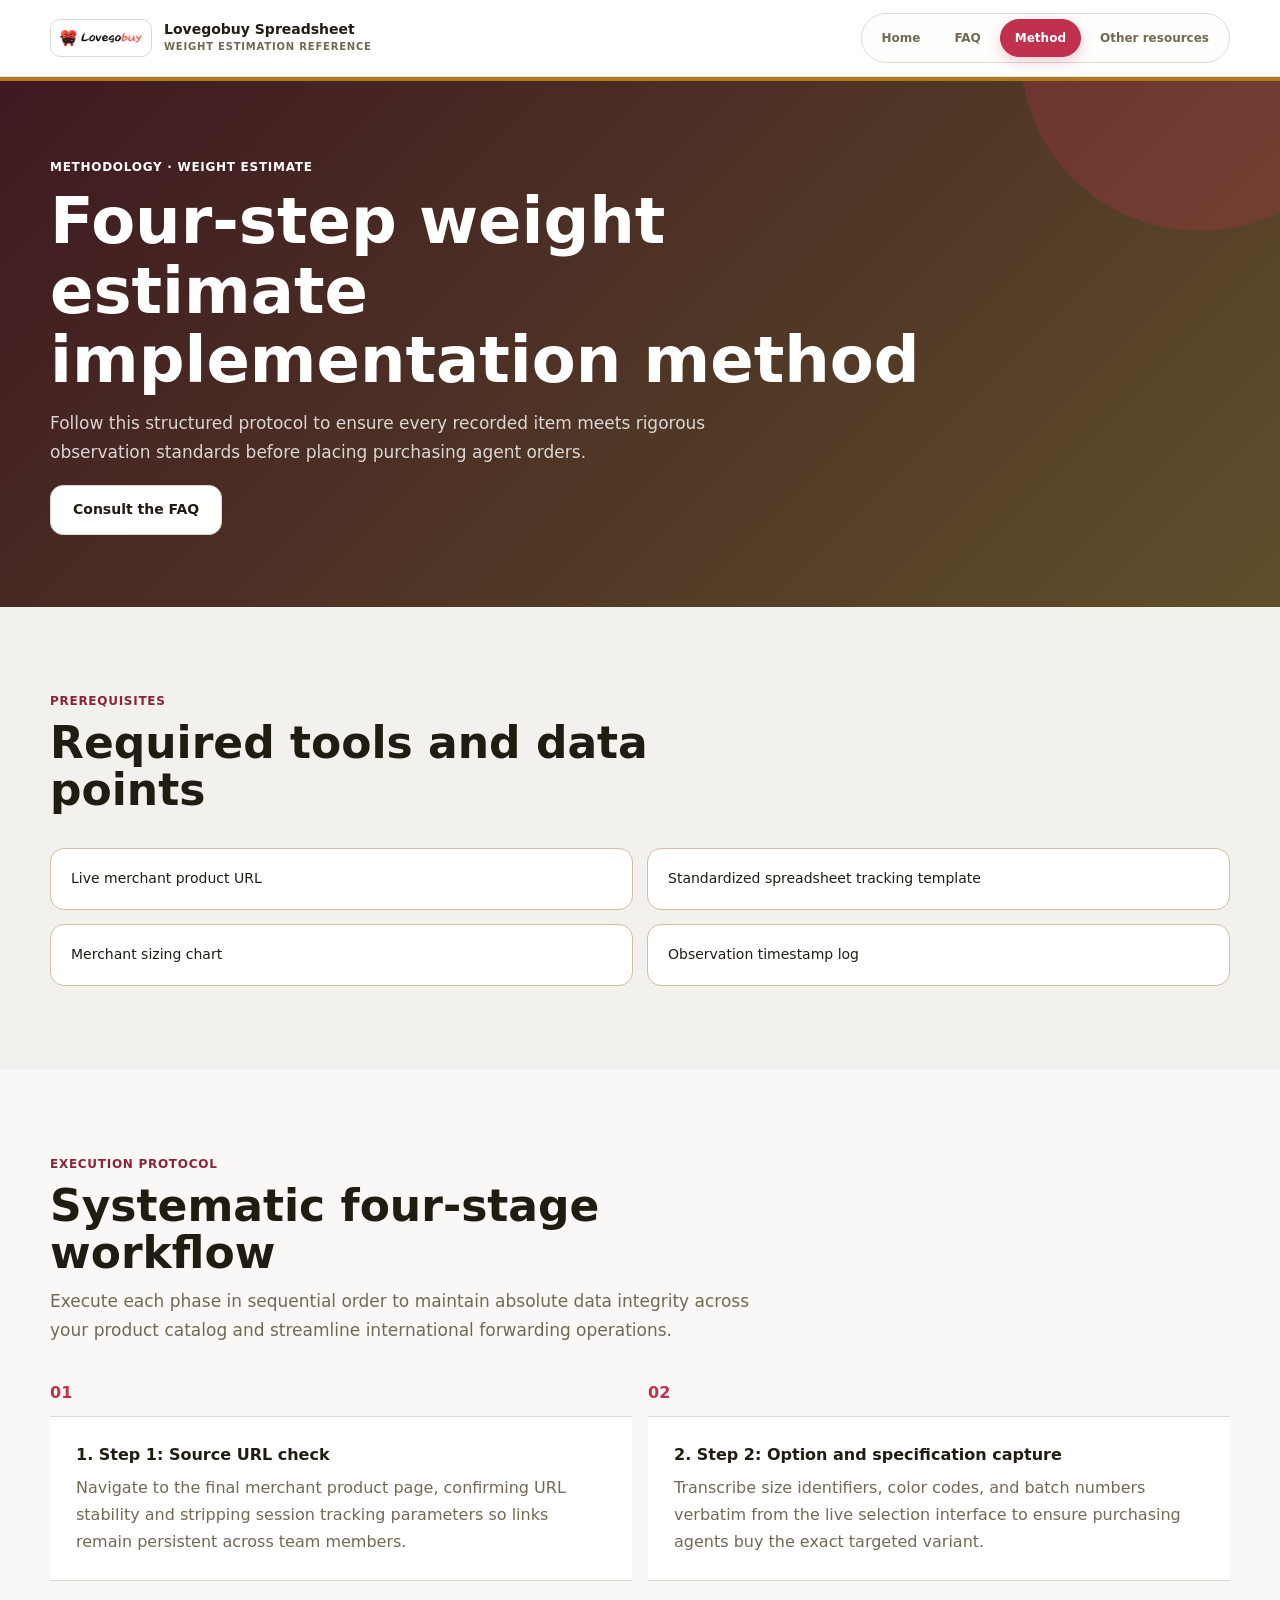
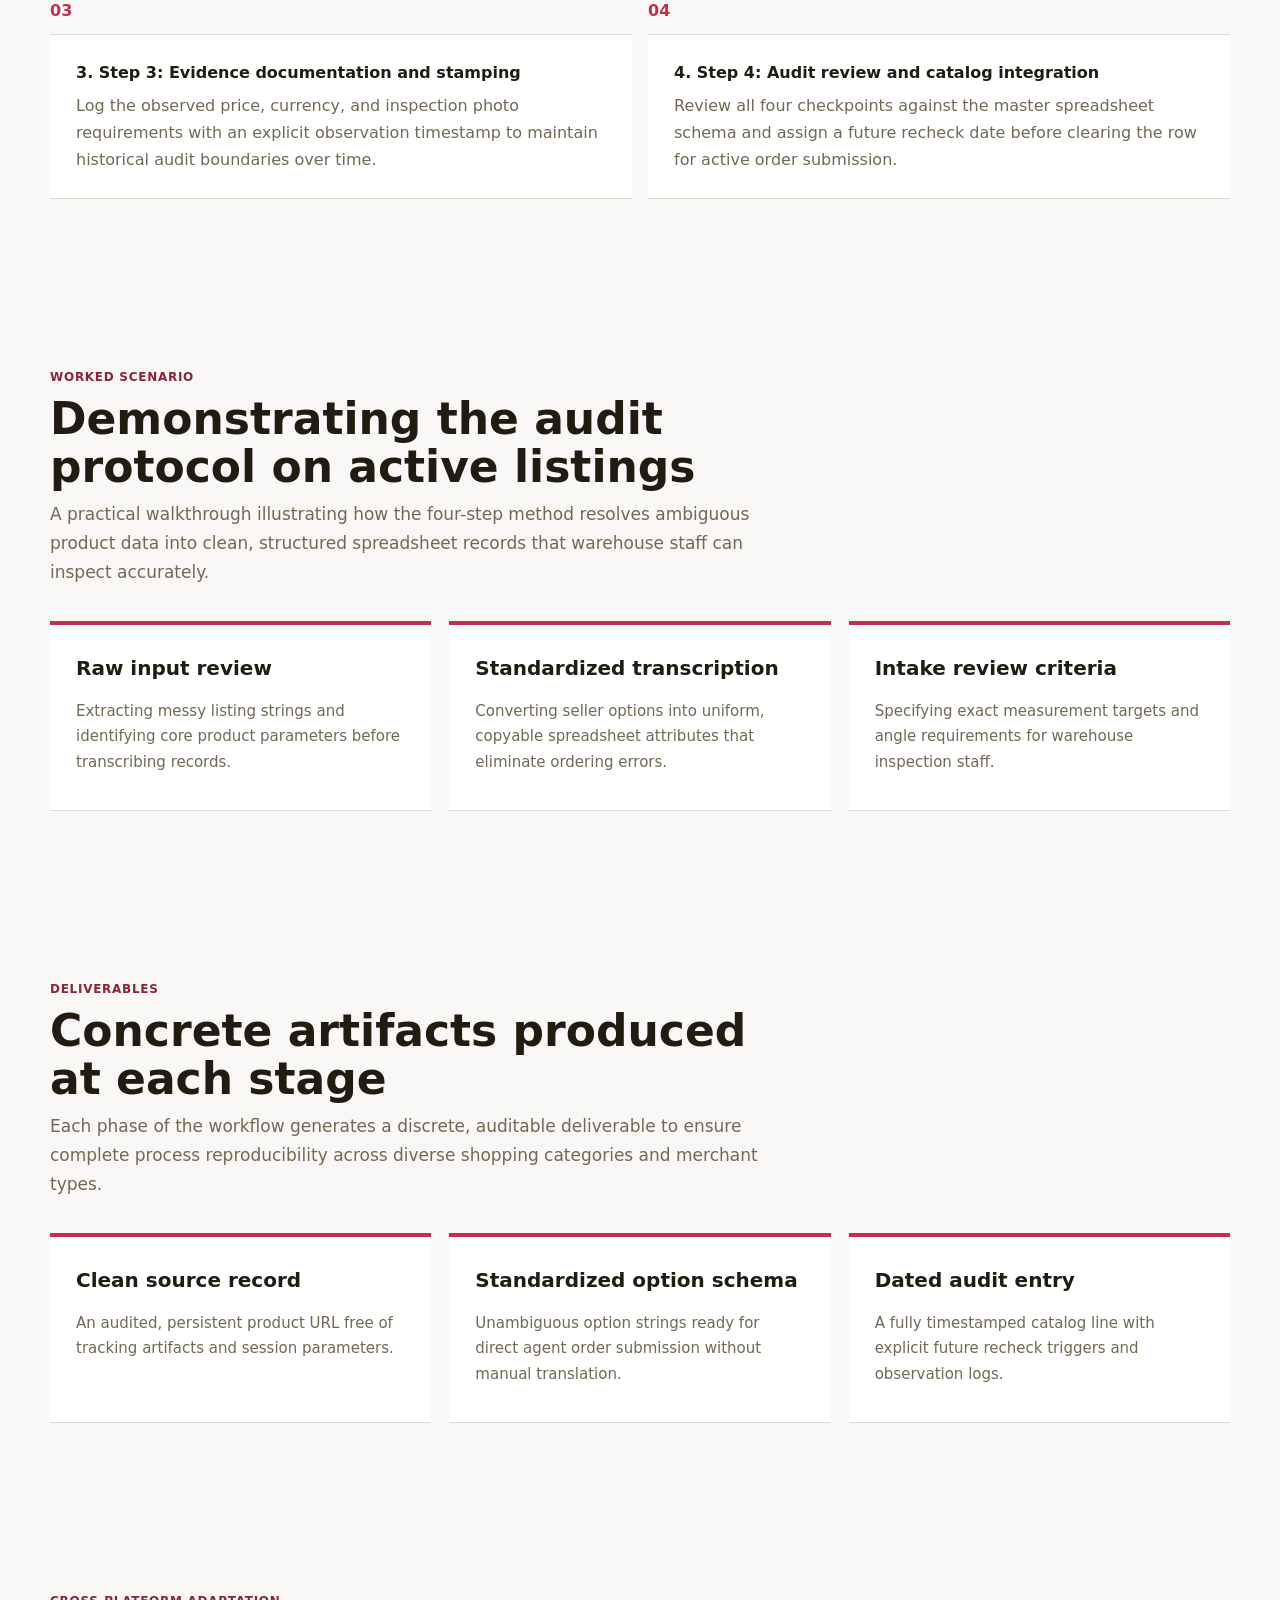
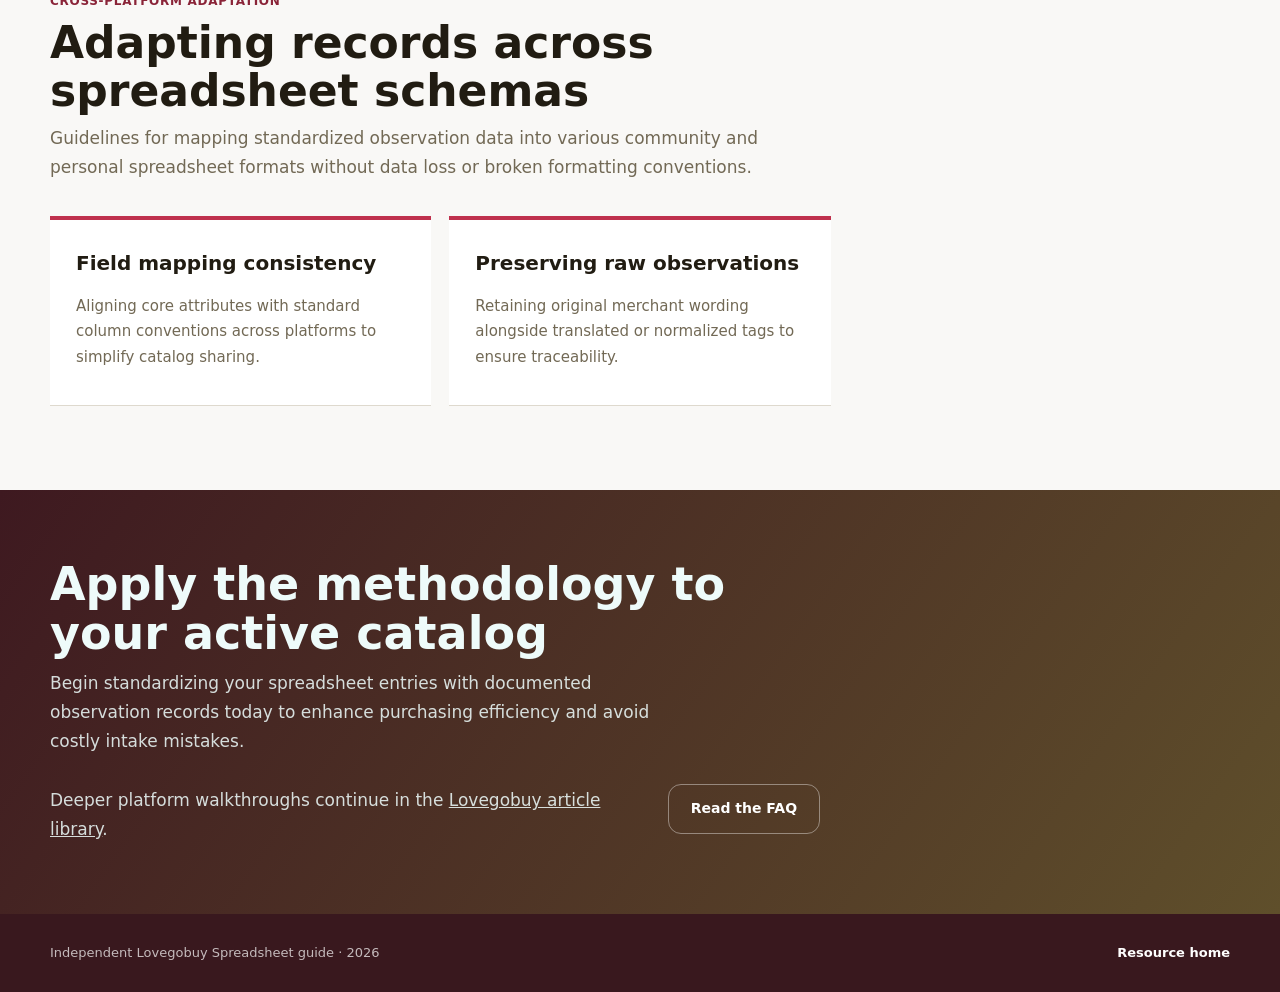
<file: usage-guide.html>
<!doctype html>
<html lang="en">
  <head>
    <meta charset="utf-8">
    <meta name="viewport" content="width=device-width, initial-scale=1">
    <title>How to Implement Lovegobuy Spreadsheet Weight Estimation Reference</title>
    <meta name="description" content="A four-step structured method for executing a volumetric vs actual weight estimation guide for lovegobuy spreadsheet items, detailing carrier divisor application. with complete auditability, verifiable evidence, and dated catalog logs.">
    <meta name="robots" content="index,follow,max-image-preview:large">
    <link rel="canonical" href="https://ethanreg004.github.io/lovegobuy-spreadsheet-weight-estimate/usage-guide">
    <script type="application/ld+json">{"@context":"https://schema.org","@type":"HowTo","name":"How to Implement Lovegobuy Spreadsheet Weight Estimation Reference","headline":"Four-step weight estimate implementation method","description":"A four-step structured method for executing a volumetric vs actual weight estimation guide for lovegobuy spreadsheet items, detailing carrier divisor application. with complete auditability, verifiable evidence, and dated catalog logs.","url":"https://ethanreg004.github.io/lovegobuy-spreadsheet-weight-estimate/usage-guide","inLanguage":"en","isPartOf":{"@type":"WebSite","name":"Lovegobuy Spreadsheet","url":"https://ethanreg004.github.io/lovegobuy-spreadsheet-weight-estimate/"},"about":{"@type":"Thing","name":"Lovegobuy Spreadsheet"},"step":[{"@type":"HowToStep","position":1,"name":"Step 1: Source URL check","text":"Navigate to the final merchant product page, confirming URL stability and stripping session tracking parameters so links remain persistent across team members."},{"@type":"HowToStep","position":2,"name":"Step 2: Option and specification capture","text":"Transcribe size identifiers, color codes, and batch numbers verbatim from the live selection interface to ensure purchasing agents buy the exact targeted variant."},{"@type":"HowToStep","position":3,"name":"Step 3: Evidence documentation and stamping","text":"Log the observed price, currency, and inspection photo requirements with an explicit observation timestamp to maintain historical audit boundaries over time."},{"@type":"HowToStep","position":4,"name":"Step 4: Audit review and catalog integration","text":"Review all four checkpoints against the master spreadsheet schema and assign a future recheck date before clearing the row for active order submission."}]}</script>
    <link rel="stylesheet" href="./styles.css">
  </head>
  <body class="page-guide theme-auto layout-step-timeline visual-bright hero-wide-color-band cards-flat-bands type-humanist-sans density-airy">

    <header class="site-header">
      <nav class="nav wrap" aria-label="Primary navigation">
        <a class="site-brand" href="./">
          <img src="./lovegobuy-logo.png" alt="Lovegobuy">
          <span class="brand-copy">
            <strong>Lovegobuy Spreadsheet</strong>
            <small>Weight Estimation Reference</small>
          </span>
        </a>
        <div class="nav-links">
          <a href="./">Home</a>
          <a href="./faq">FAQ</a>
          <a href="./usage-guide" aria-current="page">Method</a>
          <a href="./alternatives">Other resources</a>
        </div>
      </nav>
    </header>
    <main>

      <section class="page-band">
        <div class="page-band-inner wrap">
          <p class="eyebrow">Methodology · Weight Estimate</p>
          <h1>Four-step weight estimate implementation method</h1>
          <p class="lead">Follow this structured protocol to ensure every recorded item meets rigorous observation standards before placing purchasing agent orders.</p>
          <div class="actions">

            <a class="button ghost" href="./faq">Consult the FAQ</a>
          </div>
        </div>
      </section>
      <section class="section soft-bg">
        <div class="wrap">
          <div class="section-head">
            <p class="eyebrow">Prerequisites</p>
            <h2>Required tools and data points</h2>
          </div>
          <ul class="prep-box">
            <li>Live merchant product URL</li>
            <li>Standardized spreadsheet tracking template</li>
            <li>Merchant sizing chart</li>
            <li>Observation timestamp log</li>
          </ul>
        </div>
      </section>
      <section class="section">
        <div class="wrap">
          <div class="section-head">
            <p class="eyebrow">Execution Protocol</p>
            <h2>Systematic four-stage workflow</h2>
            <p>Execute each phase in sequential order to maintain absolute data integrity across your product catalog and streamline international forwarding operations.</p>
          </div>
          <ol class="timeline">

            <li>
              <div class="step-card">
                <strong>1. Step 1: Source URL check</strong>
                <p>Navigate to the final merchant product page, confirming URL stability and stripping session tracking parameters so links remain persistent across team members.</p>
              </div>
            </li>
            <li>
              <div class="step-card">
                <strong>2. Step 2: Option and specification capture</strong>
                <p>Transcribe size identifiers, color codes, and batch numbers verbatim from the live selection interface to ensure purchasing agents buy the exact targeted variant.</p>
              </div>
            </li>
            <li>
              <div class="step-card">
                <strong>3. Step 3: Evidence documentation and stamping</strong>
                <p>Log the observed price, currency, and inspection photo requirements with an explicit observation timestamp to maintain historical audit boundaries over time.</p>
              </div>
            </li>
            <li>
              <div class="step-card">
                <strong>4. Step 4: Audit review and catalog integration</strong>
                <p>Review all four checkpoints against the master spreadsheet schema and assign a future recheck date before clearing the row for active order submission.</p>
              </div>
            </li>
          </ol>
        </div>
      </section>

      <section class="section" id="worked-example">
        <div class="wrap">
          <div class="section-head">
            <p class="eyebrow">Worked Scenario</p>
            <h2>Demonstrating the audit protocol on active listings</h2>
            <p>A practical walkthrough illustrating how the four-step method resolves ambiguous product data into clean, structured spreadsheet records that warehouse staff can inspect accurately.</p>
          </div>
          <div class="note-strip">

            <article class="note-card">
              <h3>Raw input review</h3>
              <p>Extracting messy listing strings and identifying core product parameters before transcribing records.</p>
            </article>
            <article class="note-card">
              <h3>Standardized transcription</h3>
              <p>Converting seller options into uniform, copyable spreadsheet attributes that eliminate ordering errors.</p>
            </article>
            <article class="note-card">
              <h3>Intake review criteria</h3>
              <p>Specifying exact measurement targets and angle requirements for warehouse inspection staff.</p>
            </article>
          </div>
        </div>
      </section>

      <section class="section" id="step-outputs">
        <div class="wrap">
          <div class="section-head">
            <p class="eyebrow">Deliverables</p>
            <h2>Concrete artifacts produced at each stage</h2>
            <p>Each phase of the workflow generates a discrete, auditable deliverable to ensure complete process reproducibility across diverse shopping categories and merchant types.</p>
          </div>
          <div class="note-strip">

            <article class="note-card">
              <h3>Clean source record</h3>
              <p>An audited, persistent product URL free of tracking artifacts and session parameters.</p>
            </article>
            <article class="note-card">
              <h3>Standardized option schema</h3>
              <p>Unambiguous option strings ready for direct agent order submission without manual translation.</p>
            </article>
            <article class="note-card">
              <h3>Dated audit entry</h3>
              <p>A fully timestamped catalog line with explicit future recheck triggers and observation logs.</p>
            </article>
          </div>
        </div>
      </section>

      <section class="section" id="compatibility-map">
        <div class="wrap">
          <div class="section-head">
            <p class="eyebrow">Cross-Platform Adaptation</p>
            <h2>Adapting records across spreadsheet schemas</h2>
            <p>Guidelines for mapping standardized observation data into various community and personal spreadsheet formats without data loss or broken formatting conventions.</p>
          </div>
          <div class="note-strip">

            <article class="note-card">
              <h3>Field mapping consistency</h3>
              <p>Aligning core attributes with standard column conventions across platforms to simplify catalog sharing.</p>
            </article>
            <article class="note-card">
              <h3>Preserving raw observations</h3>
              <p>Retaining original merchant wording alongside translated or normalized tags to ensure traceability.</p>
            </article>
          </div>
        </div>
      </section>

      <section class="final-band">
        <div class="wrap">
          <h2>Apply the methodology to your active catalog</h2>
          <p>Begin standardizing your spreadsheet entries with documented observation records today to enhance purchasing efficiency and avoid costly intake mistakes.</p>
          <div class="actions">
            <p class="contextual-project-link">Deeper platform walkthroughs continue in the <a href="https://lovego.org/articles/" target="_blank" rel="noopener noreferrer">Lovegobuy article library</a>.</p>
            <a class="button ghost" href="./faq">Read the FAQ</a>
          </div>
        </div>
      </section>
    </main>

    <footer class="site-footer">
      <div class="wrap footer-layout">
        <span>Independent Lovegobuy Spreadsheet guide · 2026</span>
        <a href="./">Resource home</a>
      </div>
    </footer>
  </body>
</html>
</file>
<file: styles.css>
/* Kakobuy CF site — source-audit layout (not a clone of reference-page CSS) */
:root {
  color-scheme: light;
  --ink: #0b1220;
  --muted: #5b6775;
  --line: #d7e0e8;
  --paper: #eef3f6;
  --panel: #ffffff;
  --rail: #0a3642;
  --rail-2: #0f5566;
  --accent: #0f8f8a;
  --accent-dark: #0a6662;
  --warn: #b45309;
  --soft-teal: #e7f5f4;
  --soft-slate: #eef2f5;
  --shadow: 0 10px 30px rgba(15, 23, 32, 0.08);
  --shadow-lg: 0 18px 48px rgba(15, 23, 32, 0.12);
  --radius: 16px;
  --max: 1080px;
}

* {
  box-sizing: border-box;
}

html {
  scroll-behavior: smooth;
}

body {
  margin: 0;
  font-family:
    "Segoe UI", Inter, ui-sans-serif, system-ui, -apple-system, BlinkMacSystemFont,
    sans-serif;
  color: var(--ink);
  background:
    radial-gradient(900px 420px at 8% -8%, rgba(15, 143, 138, 0.1), transparent 55%),
    radial-gradient(700px 360px at 100% 0%, rgba(15, 85, 102, 0.08), transparent 50%),
    var(--paper);
  line-height: 1.65;
  font-size: 16px;
  -webkit-font-smoothing: antialiased;
}

img {
  display: block;
  max-width: 100%;
}

a {
  color: inherit;
}

.wrap {
  width: min(var(--max), calc(100% - 36px));
  margin: 0 auto;
}

/* Top bar: light tool-bar style, not reference sticky white+orange underline */
.site-header {
  position: sticky;
  z-index: 30;
  top: 0;
  background: color-mix(in srgb, var(--panel) 86%, transparent);
  border-bottom: 1px solid var(--line);
  backdrop-filter: blur(14px) saturate(1.15);
  box-shadow: 0 1px 0 rgba(255, 255, 255, 0.7) inset;
}

.nav {
  min-height: 58px;
  display: flex;
  align-items: center;
  justify-content: space-between;
  gap: 16px;
}

.site-brand {
  display: inline-flex;
  align-items: center;
  gap: 10px;
  text-decoration: none;
  font-weight: 800;
  font-size: 13px;
  letter-spacing: 0.02em;
  text-transform: uppercase;
}

.site-brand img {
  width: 108px;
  height: 30px;
  object-fit: contain;
  background: #fff;
  border: 1px solid var(--line);
  border-radius: 8px;
  padding: 4px 8px;
}

.nav-links {
  display: flex;
  flex-wrap: wrap;
  gap: 8px;
}

.nav-links a {
  text-decoration: none;
  font-size: 13px;
  font-weight: 700;
  color: var(--muted);
  padding: 8px 11px;
  border-radius: 999px;
  border: 1px solid transparent;
}

.nav-links a:hover,
.nav-links a:focus-visible {
  color: var(--nav-hover-text, var(--ink));
  background: var(--nav-hover-background, var(--panel));
  border-color: var(--nav-hover-border, var(--line));
}

.nav-links a[aria-current="page"] {
  color: var(--on-accent, #fff);
  background: var(--rail);
  border-color: var(--rail);
}

.nav-links a:focus-visible,
.site-brand:focus-visible,
.faq-toc a:focus-visible,
.button:focus-visible {
  outline: 3px solid var(--nav-focus-ring, var(--accent-dark));
  outline-offset: 3px;
}

/* Home hero: split rail + panel (not full-bleed dark masthead like reference) */
.hero-split {
  display: grid;
  grid-template-columns: minmax(220px, 0.9fr) minmax(0, 1.4fr);
  min-height: 420px;
  border-bottom: 1px solid var(--line);
}

.hero-rail {
  background:
    linear-gradient(165deg, var(--rail) 0%, var(--rail-2) 55%, #0a2c35 100%);
  color: #e8f7f6;
  padding: 48px 28px 40px;
  display: flex;
  flex-direction: column;
  justify-content: flex-end;
  gap: 14px;
}

.hero-rail .badge {
  align-self: flex-start;
  font-size: 11px;
  font-weight: 800;
  letter-spacing: 0.08em;
  text-transform: uppercase;
  padding: 6px 10px;
  border-radius: 999px;
  border: 1px solid rgba(255, 255, 255, 0.28);
  background: rgba(255, 255, 255, 0.08);
}

.hero-rail h1 {
  margin: 0;
  font-size: clamp(28px, 3.6vw, 40px);
  line-height: 1.08;
}

.hero-rail p {
  margin: 0;
  color: rgba(232, 247, 246, 0.86);
  font-size: 15px;
  max-width: 34ch;
}

.hero-panel {
  background: var(--panel);
  padding: 48px 36px 40px;
  display: flex;
  flex-direction: column;
  justify-content: center;
  gap: 18px;
}

.hero-panel h2 {
  margin: 0;
  font-size: clamp(22px, 2.8vw, 28px);
  line-height: 1.15;
}

.hero-panel .lead {
  margin: 0;
  color: var(--muted);
  max-width: 54ch;
}

.actions {
  display: flex;
  flex-wrap: wrap;
  gap: 12px;
  align-items: center;
}

.button {
  display: inline-flex;
  min-height: 46px;
  align-items: center;
  justify-content: center;
  padding: 0 18px;
  border-radius: 12px;
  border: 1px solid transparent;
  background: linear-gradient(180deg, color-mix(in srgb, var(--accent) 82%, #fff) 0%, var(--accent) 100%);
  color: var(--on-accent, #fff);
  font-weight: 800;
  text-decoration: none;
  box-shadow: 0 8px 18px color-mix(in srgb, var(--accent) 28%, transparent);
  transition: transform 0.12s ease, box-shadow 0.12s ease, background 0.12s ease;
}

.button:hover {
  background: linear-gradient(180deg, var(--accent) 0%, var(--accent-dark) 100%);
  border-color: transparent;
  box-shadow: 0 10px 22px color-mix(in srgb, var(--accent-dark) 30%, transparent);
}

.button:active {
  transform: translateY(1px);
}

.button.ghost {
  background: var(--panel);
  color: var(--ink);
  border-color: var(--line);
  box-shadow: none;
}

.button.ghost:hover {
  border-color: #9fd9d6;
  background: var(--soft-teal);
  box-shadow: none;
}

.meta-note {
  margin: 0;
  font-size: 13px;
  color: var(--muted);
}

/* Inner page tops: compact band, color varies — not reference soft full mastheads */
.page-band {
  border-bottom: 1px solid var(--line);
  background: var(--panel);
}

.page-faq .page-band {
  border-top: 4px solid #2563eb;
}

.page-guide .page-band {
  border-top: 4px solid var(--warn);
}

.page-alternatives .page-band {
  border-top: 4px solid #15803d;
}

.page-band-inner {
  padding: 36px 0 30px;
}

.page-band .eyebrow {
  margin: 0 0 10px;
  font-size: 12px;
  font-weight: 800;
  letter-spacing: 0.06em;
  text-transform: uppercase;
  color: var(--accent-dark);
}

.page-band h1 {
  margin: 0;
  font-size: clamp(28px, 4vw, 38px);
  line-height: 1.08;
  max-width: 18ch;
}

.page-band .lead {
  margin: 14px 0 0;
  max-width: 62ch;
  color: var(--muted);
  font-size: 17px;
}

.page-band .actions {
  margin-top: 18px;
}

/* Sections */
.section {
  padding: 48px 0;
}

.section-head {
  margin-bottom: 22px;
  max-width: 64ch;
}

.section-head .eyebrow {
  margin: 0 0 8px;
  font-size: 12px;
  font-weight: 800;
  letter-spacing: 0.06em;
  text-transform: uppercase;
  color: var(--accent-dark);
}

.section-head h2 {
  margin: 0;
  font-size: clamp(24px, 3vw, 30px);
  line-height: 1.15;
}

.section-head p {
  margin: 10px 0 0;
  color: var(--muted);
}

/* Source checklist — primary module on Home (before categories) */
.check-grid {
  display: grid;
  grid-template-columns: repeat(2, minmax(0, 1fr));
  gap: 12px;
  margin: 0;
  padding: 0;
  list-style: none;
  counter-reset: check;
}

.check-grid li {
  counter-increment: check;
  display: grid;
  grid-template-columns: 42px 1fr;
  gap: 12px;
  padding: 16px;
  background: var(--panel);
  border: 1px solid var(--line);
  border-radius: var(--radius);
  box-shadow: 0 1px 0 rgba(15, 23, 32, 0.03);
}

.check-grid li::before {
  content: counter(check, decimal-leading-zero);
  display: grid;
  place-items: center;
  width: 42px;
  height: 42px;
  border-radius: 12px;
  background: var(--soft-teal);
  color: var(--accent-dark);
  font-weight: 850;
  font-size: 13px;
}

.check-grid strong {
  display: block;
  margin-bottom: 4px;
}

.check-grid span {
  color: var(--muted);
  font-size: 14px;
}

/* Category: chips + map side-by-side (not reference 3-col index then figure) */
.category-layout {
  display: grid;
  grid-template-columns: minmax(0, 0.95fr) minmax(0, 1.15fr);
  gap: 22px;
  align-items: start;
}

.chip-wrap {
  display: flex;
  flex-wrap: wrap;
  gap: 8px;
  margin: 0;
  padding: 0;
  list-style: none;
}

.chip-wrap li {
  font-size: 13px;
  font-weight: 700;
  padding: 8px 12px;
  border-radius: 999px;
  background: var(--panel);
  border: 1px solid var(--line);
  color: var(--ink);
}

.map-card {
  margin: 0;
  background: var(--panel);
  border: 1px solid var(--line);
  border-radius: var(--radius);
  overflow: hidden;
  box-shadow: var(--shadow);
}

.map-card a {
  display: block;
}

.map-card img {
  width: 100%;
  height: auto;
}

.map-card figcaption {
  padding: 12px 14px 14px;
  font-size: 13px;
  color: var(--muted);
  border-top: 1px solid var(--line);
  background: var(--soft-slate);
}

/* Order-note prep strip */
.note-strip {
  display: grid;
  grid-template-columns: repeat(3, minmax(0, 1fr));
  gap: 12px;
}

.note-card {
  background: var(--panel);
  border: 1px solid var(--line);
  border-left: 4px solid var(--accent);
  border-radius: 12px;
  padding: 18px;
}

.note-card h3 {
  margin: 0 0 8px;
  font-size: 16px;
}

.note-card p {
  margin: 0;
  color: var(--muted);
  font-size: 14px;
}

/* Compact FAQ on home: 2-col flat Q/A */
.mini-faq {
  display: grid;
  grid-template-columns: 1fr 1fr;
  gap: 10px;
}

.mini-faq article {
  background: var(--panel);
  border: 1px solid var(--line);
  border-radius: 12px;
  padding: 14px 16px;
}

.mini-faq h3 {
  margin: 0;
  font-size: 15px;
}

.mini-faq p {
  margin: 8px 0 0;
  color: var(--muted);
  font-size: 14px;
}

/* FAQ page: two-column groups with left sticky toc feel */
.faq-layout {
  display: grid;
  grid-template-columns: 200px minmax(0, 1fr);
  gap: 28px;
  align-items: start;
}

.faq-toc {
  position: sticky;
  top: 78px;
  display: grid;
  gap: 8px;
}

.faq-toc a {
  text-decoration: none;
  font-size: 13px;
  font-weight: 700;
  color: var(--muted);
  padding: 8px 10px;
  border-radius: 8px;
  border: 1px solid transparent;
}

.faq-toc a:hover {
  background: var(--panel);
  border-color: var(--line);
  color: var(--ink);
}

.faq-groups {
  display: grid;
  gap: 28px;
}

.faq-group h2 {
  margin: 0 0 12px;
  font-size: 22px;
}

.faq-dl {
  margin: 0;
  border: 1px solid var(--line);
  border-radius: var(--radius);
  background: var(--panel);
  overflow: hidden;
}

.faq-dl > div {
  padding: 16px 18px;
  border-top: 1px solid var(--line);
}

.faq-dl > div:first-child {
  border-top: 0;
}

.faq-dl dt {
  font-weight: 800;
  font-size: 15px;
}

.faq-dl dd {
  margin: 8px 0 0;
  color: var(--muted);
}

/* Usage: vertical timeline (not 4 equal cards) */
.timeline {
  margin: 0;
  padding: 0;
  list-style: none;
  display: grid;
  gap: 0;
  border-left: 3px solid var(--accent);
}

.timeline li {
  position: relative;
  padding: 0 0 22px 22px;
}

.timeline li::before {
  content: "";
  position: absolute;
  left: -8px;
  top: 6px;
  width: 12px;
  height: 12px;
  border-radius: 50%;
  background: var(--accent);
  border: 2px solid var(--panel);
  box-shadow: 0 0 0 1px var(--accent);
}

.timeline .step-card {
  background: var(--panel);
  border: 1px solid var(--line);
  border-radius: var(--radius);
  padding: 16px 18px;
}

.timeline .step-card strong {
  display: block;
  margin-bottom: 6px;
  font-size: 16px;
}

.timeline .step-card p {
  margin: 0;
  color: var(--muted);
}

.prep-box {
  display: grid;
  grid-template-columns: 1fr 1fr;
  gap: 10px;
  margin: 0;
  padding: 0;
  list-style: none;
}

.prep-box li {
  background: color-mix(in srgb, var(--warn) 10%, var(--panel));
  border: 1px solid color-mix(in srgb, var(--warn) 28%, var(--line));
  border-radius: 10px;
  padding: 12px 14px;
  font-size: 14px;
}

/* Alternatives: stacked rows with brand mark, not 2x2 cards */
.alt-rows {
  display: grid;
  gap: 12px;
}

.alt-row {
  display: grid;
  grid-template-columns: 140px minmax(0, 1fr) auto;
  gap: 16px;
  align-items: center;
  background: var(--panel);
  border: 1px solid var(--line);
  border-radius: var(--radius);
  padding: 16px 18px;
}

.alt-row .brand-tag {
  font-size: 13px;
  font-weight: 850;
  letter-spacing: 0.04em;
  text-transform: uppercase;
  color: var(--accent-dark);
}

.alt-row p {
  margin: 0;
  color: var(--muted);
  font-size: 14px;
}

.compare-list {
  margin: 0;
  padding: 0;
  list-style: none;
  display: grid;
  gap: 8px;
}

.compare-list li {
  display: grid;
  grid-template-columns: 28px 1fr;
  gap: 10px;
  align-items: start;
  background: var(--panel);
  border: 1px dashed var(--line);
  border-radius: 10px;
  padding: 12px 14px;
  font-size: 14px;
}

.compare-list li::before {
  content: "✓";
  color: var(--accent-dark);
  font-weight: 900;
}

/* Bottom CTA: full teal band, not deep black reference clone */
.final-band {
  margin-top: 8px;
  padding: 42px 0;
  background: linear-gradient(120deg, var(--rail), var(--rail-2));
  color: #eefbfa;
  text-align: left;
}

.final-band h2 {
  margin: 0;
  font-size: clamp(24px, 3vw, 30px);
}

.final-band p {
  margin: 12px 0 0;
  max-width: 56ch;
  color: rgba(238, 251, 250, 0.86);
}

.final-band .actions {
  margin-top: 18px;
}

.final-band .button:not(.ghost) {
  background: #fff;
  color: var(--rail);
  border-color: #fff;
}

.final-band .button.ghost {
  color: #fff;
  border-color: rgba(255, 255, 255, 0.4);
  background: transparent;
}

.site-footer {
  padding: 22px 0;
  background: #0b1218;
  color: rgba(255, 255, 255, 0.7);
  font-size: 13px;
}

.footer-layout {
  display: flex;
  flex-wrap: wrap;
  justify-content: space-between;
  gap: 12px;
}

.site-footer a {
  color: #fff;
  text-decoration: none;
  font-weight: 700;
}

.soft-bg {
  background: var(--soft-slate);
}

.teal-bg {
  background: var(--soft-teal);
}

@media (max-width: 900px) {
  .hero-split,
  .category-layout,
  .faq-layout,
  .note-strip,
  .mini-faq,
  .prep-box,
  .alt-row {
    grid-template-columns: 1fr;
  }

  .faq-toc {
    position: static;
    grid-auto-flow: column;
    grid-auto-columns: max-content;
    overflow-x: auto;
  }

  .alt-row {
    align-items: start;
  }

  .check-grid {
    grid-template-columns: 1fr;
  }
}

@media (max-width: 640px) {
  .nav {
    align-items: flex-start;
    flex-direction: column;
    padding: 10px 0;
  }

  .hero-rail,
  .hero-panel {
    padding: 28px 20px;
  }

  .button {
    width: 100%;
  }
}
/* Visual direction injected by build-site */
/* spreadsheet-guide visual-state-quality: v1 */

:root {
  --ink: #211c12;
  --muted: #726955;
  --line: #ded9ce;
  --paper: #f9f8f6;
  --panel: #ffffff;
  --rail: #3e1920;
  --rail-2: #5f4f2b;
  --accent: #bf314d;
  --accent-dark: #8a2438;
  --warn: #ad7b1f;
  --soft-teal: #f8e8eb;
  --soft-slate: #f2f1ed;
  --on-accent: #ffffff;
  --card: #ffffff;
  --accent-soft: #f8e8eb;
  --navy: #3e1920;
}
:root { color-scheme: light; }


body {
  background: var(--paper);
}

.site-header,
.hero-panel,
.note-card,
.mini-faq article,
.map-card,
.faq-toc,
.prep-box li,
.step-card,
.alt-row,
.compare-list li,
.button.ghost {
  background: var(--panel);
  color: var(--ink);
}

.soft-bg,
.soft-slate,
.teal-bg {
  background: var(--soft-teal);
}

.button:not(.ghost) {
  color: var(--on-accent);
}

.large-chips {
  display: flex;
  flex-wrap: wrap;
  gap: 10px;
}

.large-chips li {
  min-width: 120px;
  justify-content: center;
}

body.hero-centered-editorial .hero-split,
body.hero-wide-color-band .hero-split {
  grid-template-columns: minmax(0, 1fr);
}

body.hero-centered-editorial .hero-rail,
body.hero-centered-editorial .hero-panel {
  text-align: center;
}

body.hero-centered-editorial .actions {
  justify-content: center;
}

body.hero-compact-banner .hero-split {
  grid-template-columns: minmax(260px, .72fr) minmax(0, 1.28fr);
}

body.hero-compact-banner .hero-rail,
body.hero-compact-banner .hero-panel {
  min-height: 0;
  padding-block: 32px;
}

body.hero-asymmetric-callout .hero-split {
  grid-template-columns: minmax(0, 1.55fr) minmax(280px, .45fr);
}

body.hero-wide-color-band .hero-panel {
  border-top: 1px solid var(--line);
}

body.cards-flat-bands .note-card,
body.cards-flat-bands .mini-faq article,
body.cards-flat-bands .step-card,
body.cards-flat-bands .alt-row {
  border-inline: 0;
  border-radius: 0;
  box-shadow: none;
}

body.cards-list-led .note-strip,
body.cards-list-led .mini-faq,
body.cards-list-led .alt-rows {
  grid-template-columns: minmax(0, 1fr);
}

body.type-editorial-serif h1,
body.type-editorial-serif h2,
body.type-editorial-serif h3 {
  font-family: Georgia, "Times New Roman", serif;
}

body.type-compact-grotesk h1,
body.type-compact-grotesk h2,
body.type-compact-grotesk h3 {
  font-family: "Arial Narrow", Arial, sans-serif;
}

body.density-compact .section {
  padding-block: 42px;
}

body.density-airy .section {
  padding-block: 84px;
}

@media (max-width: 900px) {
  body.hero-compact-banner .hero-split,
  body.hero-asymmetric-callout .hero-split {
    grid-template-columns: minmax(0, 1fr);
  }

  body.hero-compact-banner .hero-rail,
  body.hero-compact-banner .hero-panel {
    padding: 30px 20px;
  }
}

/* Ensure hero gradient follows theme */
.hero-rail {
  background: linear-gradient(165deg, var(--rail) 0%, var(--rail-2) 55%, color-mix(in srgb, var(--rail) 80%, #000) 100%);
}

.final-band {
  background: linear-gradient(120deg, var(--rail), var(--rail-2));
}
:root {
  --max: 1180px;
  --radius-sm: 12px;
  --radius: 18px;
  --radius-lg: 28px;
  --shadow: 0 16px 50px rgba(20, 32, 43, 0.08);
  --shadow-lg: 0 28px 80px rgba(20, 32, 43, 0.13);
}

body {
  font-size: 16px;
  line-height: 1.7;
  letter-spacing: 0;
  background: var(--paper);
}

.wrap {
  width: min(var(--max), calc(100% - 48px));
}

.site-header {
  position: sticky;
  top: 0;
  z-index: 40;
  background: color-mix(in srgb, var(--panel) 92%, transparent);
  border-bottom: 1px solid color-mix(in srgb, var(--line) 76%, transparent);
  box-shadow: none;
}

.nav {
  min-height: 76px;
}

.site-brand {
  gap: 12px;
  text-transform: none;
  letter-spacing: 0;
}

.site-brand img {
  width: 102px;
  height: 38px;
  border-radius: 10px;
  padding: 5px 9px;
}

.brand-copy {
  display: grid;
  gap: 1px;
}

.brand-copy strong {
  color: var(--ink);
  font-size: 14px;
  line-height: 1.2;
}

.brand-copy small {
  color: var(--muted);
  font-size: 10px;
  font-weight: 750;
  letter-spacing: 0.08em;
  text-transform: uppercase;
}

.nav-links {
  gap: 4px;
  padding: 5px;
  border: 1px solid var(--line);
  border-radius: 999px;
  background: color-mix(in srgb, var(--panel) 80%, var(--paper));
}

.nav-links a {
  padding: 8px 14px;
  color: var(--muted);
  font-size: 12px;
}

.nav-links a[aria-current="page"] {
  color: var(--on-accent);
  background: var(--accent);
  border-color: var(--accent);
  box-shadow: 0 5px 14px color-mix(in srgb, var(--accent) 24%, transparent);
}

.hero {
  position: relative;
  overflow: hidden;
  padding: 54px 0 62px;
  background: color-mix(in srgb, var(--soft-teal) 64%, var(--paper));
}

.hero::before {
  content: none;
}

.hero-split {
  position: relative;
  display: grid;
  grid-template-columns: minmax(0, 1.03fr) minmax(390px, 0.78fr);
  gap: 58px;
  min-height: 0;
  align-items: center;
  border: 0;
}

body.layout-editorial-guide .hero-split,
body.layout-asymmetric-landing .hero-split {
  grid-template-columns: minmax(0, 1.25fr) minmax(380px, 0.55fr);
}

body.layout-checklist-first .hero-split {
  grid-template-columns: minmax(0, 1fr) minmax(420px, 0.8fr);
}

body.layout-evidence-grid .hero-split {
  grid-template-columns: minmax(380px, 0.65fr) minmax(0, 1.15fr);
}

.hero-rail {
  display: block;
  padding: 0;
  color: var(--ink);
  background: transparent !important;
}

.hero-rail .badge {
  display: inline-flex;
  margin-bottom: 24px;
  color: var(--ink);
  border-color: color-mix(in srgb, var(--accent) 32%, var(--line));
  background: color-mix(in srgb, var(--accent) 8%, var(--panel));
}

.hero-rail h1 {
  max-width: 820px;
  color: var(--ink);
  font-size: clamp(42px, 5.3vw, 70px);
  line-height: 0.99;
  letter-spacing: 0;
}

.hero-rail > p:not(.meta-note) {
  max-width: 650px;
  margin-top: 24px;
  color: var(--muted);
  font-size: clamp(17px, 2vw, 20px);
  line-height: 1.6;
}

.hero-rail .actions {
  margin-top: 30px;
}

.hero-rail .meta-note {
  max-width: 640px;
  margin-top: 18px;
  color: var(--muted);
}

.hero-panel {
  display: block;
  min-width: 0;
  padding: 28px;
  color: var(--ink);
  border: 1px solid color-mix(in srgb, var(--line) 72%, transparent);
  border-radius: var(--radius-lg);
  background: color-mix(in srgb, var(--panel) 94%, transparent);
  box-shadow: var(--shadow-lg);
}

.workbench-topline {
  display: flex;
  justify-content: space-between;
  gap: 14px;
  margin-bottom: 24px;
  padding-bottom: 16px;
  color: var(--muted);
  border-bottom: 1px solid var(--line);
  font-size: 11px;
  font-weight: 800;
  letter-spacing: 0.09em;
  text-transform: uppercase;
}

.status-dot {
  display: inline-flex;
  align-items: center;
  gap: 6px;
  color: var(--accent-dark);
}

.status-dot::before {
  width: 7px;
  height: 7px;
  border-radius: 50%;
  background: var(--accent);
  box-shadow: 0 0 0 4px color-mix(in srgb, var(--accent) 13%, transparent);
  content: "";
}

.hero-panel h2 {
  max-width: 18ch;
  font-size: clamp(24px, 2.5vw, 32px);
  letter-spacing: 0;
}

.hero-panel .lead {
  margin-top: 12px;
}

.hero-signals {
  display: grid;
  gap: 10px;
  margin: 24px 0 0;
  padding: 0;
  list-style: none;
}

.hero-signals li {
  display: grid;
  grid-template-columns: 36px minmax(0, 1fr);
  gap: 12px;
  padding: 13px;
  border: 1px solid var(--line);
  border-radius: 14px;
  background: var(--panel);
}

.hero-signals li > span {
  display: grid;
  width: 34px;
  height: 34px;
  place-items: center;
  color: var(--on-accent);
  border-radius: 10px;
  background: var(--accent);
  font-size: 11px;
  font-weight: 900;
}

.hero-signals strong,
.hero-signals small {
  display: block;
}

.hero-signals strong {
  font-size: 13px;
  line-height: 1.35;
}

.hero-signals small {
  margin-top: 3px;
  color: var(--muted);
  font-size: 11px;
  line-height: 1.45;
}

/* Centered editorial Hero: one clear query, one action, one verification panel. */
body.hero-centered-editorial .hero {
  padding: 72px 0 78px;
  background: color-mix(in srgb, var(--soft-teal) 68%, var(--paper));
}

body.hero-centered-editorial .hero::before {
  content: none;
}

body.hero-centered-editorial .hero-split {
  grid-template-columns: minmax(0, 1fr);
  gap: 42px;
  max-width: 1040px;
}

body.hero-centered-editorial .hero-rail {
  display: flex;
  align-items: center;
  flex-direction: column;
  text-align: center;
}

body.hero-centered-editorial .hero-rail h1 {
  max-width: 15ch;
  font-size: clamp(46px, 6.4vw, 76px);
  line-height: 0.98;
}

body.hero-centered-editorial .hero-rail > p:not(.meta-note) {
  max-width: 720px;
}

body.hero-centered-editorial .hero-rail .actions {
  justify-content: center;
}

body.hero-centered-editorial .hero-rail .meta-note {
  max-width: 700px;
}

body.hero-centered-editorial .hero-panel {
  width: 100%;
  max-width: 960px;
  margin: 0 auto;
  padding: 30px;
  text-align: center;
  border-color: color-mix(in srgb, var(--accent) 16%, var(--line));
  box-shadow: 0 24px 70px color-mix(in srgb, var(--ink) 12%, transparent);
}

body.hero-centered-editorial .hero-panel h2 {
  max-width: 26ch;
  margin-inline: auto;
}

body.hero-centered-editorial .hero-panel .lead {
  max-width: 760px;
  margin: 12px auto 0;
}

body.hero-centered-editorial .hero-signals {
  grid-template-columns: repeat(3, minmax(0, 1fr));
  gap: 12px;
}

body.hero-centered-editorial .hero-signals li {
  min-height: 116px;
  text-align: left;
}

.button {
  min-height: 50px;
  padding: 0 22px;
  border-radius: 13px;
  background: var(--accent);
  box-shadow: 0 12px 26px color-mix(in srgb, var(--accent) 25%, transparent);
  font-size: 14px;
}

.button:hover {
  background: var(--accent-dark);
}

.button.ghost {
  color: var(--ink);
  border-color: var(--line);
  background: var(--panel);
}

.section {
  padding: 88px 0;
}

.section-head {
  max-width: 760px;
  margin-bottom: 34px;
}

.section-head .eyebrow,
.page-band .eyebrow {
  color: var(--accent-dark);
}

.section-head h2 {
  max-width: 23ch;
  font-size: clamp(30px, 4vw, 44px);
  line-height: 1.08;
  letter-spacing: 0;
}

.section-head p {
  max-width: 68ch;
  font-size: 17px;
}

.teal-bg {
  background: color-mix(in srgb, var(--soft-teal) 68%, var(--paper));
}

.soft-bg {
  background: var(--soft-slate);
}

.check-grid {
  grid-template-columns: repeat(4, minmax(0, 1fr));
  gap: 16px;
}

.check-grid li {
  grid-template-columns: minmax(0, 1fr);
  align-content: start;
  min-height: 220px;
  padding: 22px;
  border: 1px solid var(--line);
  border-radius: var(--radius);
  box-shadow: none;
}

.check-grid li::before {
  margin-bottom: 20px;
  color: var(--on-accent);
  background: var(--accent);
}

.check-grid strong {
  font-size: 16px;
  line-height: 1.35;
}

.check-grid span {
  display: block;
  margin-top: 8px;
  font-size: 14px;
  line-height: 1.65;
}

.large-chips {
  display: grid;
  grid-template-columns: repeat(3, minmax(0, 1fr));
  gap: 14px;
}

.large-chips li,
.chip-wrap li {
  min-width: 0;
  padding: 16px 18px;
  border-radius: 14px;
  background: var(--panel);
  font-size: 14px;
  text-align: left;
}

.large-chips li::before {
  margin-right: 9px;
  color: var(--accent);
  content: "↗";
}

.note-strip {
  gap: 18px;
}

.note-card {
  min-height: 190px;
  padding: 26px;
  border-left: 0;
  border-top: 4px solid var(--accent);
  border-radius: var(--radius);
  box-shadow: var(--shadow);
}

.note-card h3 {
  font-size: 20px;
}

.note-card p {
  margin-top: 14px;
  font-size: 15px;
}

.mini-faq {
  gap: 14px;
}

.mini-faq article {
  padding: 22px 24px;
  border-radius: var(--radius);
}

.mini-faq h3 {
  font-size: 16px;
}

.page-band {
  position: relative;
  overflow: hidden;
  border: 0;
  background: linear-gradient(135deg, var(--rail), var(--rail-2));
}

.page-band::after {
  position: absolute;
  width: 360px;
  height: 360px;
  right: -100px;
  top: -210px;
  border-radius: 50%;
  background: color-mix(in srgb, var(--accent) 25%, transparent);
  content: "";
}

.page-band-inner {
  position: relative;
  z-index: 1;
  padding: 76px 0 72px;
}

.page-band .eyebrow,
.page-band h1,
.page-band .lead {
  color: #fff;
}

.page-band h1 {
  max-width: 20ch;
  font-size: clamp(40px, 5vw, 64px);
  letter-spacing: 0;
}

.page-band .lead {
  max-width: 700px;
  opacity: 0.8;
}

.faq-layout {
  grid-template-columns: 220px minmax(0, 1fr);
  gap: 54px;
}

.faq-toc {
  top: 104px;
  padding: 16px;
  border: 1px solid var(--line);
  border-radius: var(--radius);
  background: var(--panel);
}

.faq-toc a {
  padding: 11px 12px;
}

.faq-groups {
  gap: 42px;
}

.faq-group h2 {
  font-size: 27px;
  letter-spacing: 0;
}

.faq-dl {
  border-radius: var(--radius);
  box-shadow: var(--shadow);
}

.faq-dl > div {
  padding: 22px 24px;
}

.prep-box {
  grid-template-columns: repeat(2, minmax(0, 1fr));
  gap: 14px;
}

.prep-box li {
  padding: 18px 20px;
  border-radius: 14px;
}

.timeline {
  max-width: 900px;
  margin-left: 10px;
  gap: 12px;
}

.timeline li {
  padding: 0 0 14px 32px;
}

.timeline .step-card {
  padding: 24px 26px;
  box-shadow: var(--shadow);
}

.alt-rows {
  grid-template-columns: repeat(2, minmax(0, 1fr));
  gap: 16px;
}

.alt-row {
  grid-template-columns: minmax(0, 1fr) auto;
  min-height: 180px;
  align-content: start;
  padding: 26px;
  border-radius: var(--radius);
  box-shadow: var(--shadow);
}

.alt-row .brand-tag {
  grid-column: 1 / -1;
  font-size: 17px;
  letter-spacing: 0;
  text-transform: none;
}

.alt-row .button {
  min-height: 42px;
  padding-inline: 16px;
}

.compare-list {
  grid-template-columns: repeat(2, minmax(0, 1fr));
  gap: 12px;
}

.compare-list li {
  padding: 18px;
  border-style: solid;
  border-radius: 14px;
}

.final-band {
  margin-top: 0;
  padding: 70px 0;
  background: linear-gradient(125deg, var(--rail), var(--rail-2));
}

.final-band h2 {
  max-width: 22ch;
  font-size: clamp(30px, 4vw, 46px);
  line-height: 1.06;
  letter-spacing: 0;
}

.final-band p {
  font-size: 17px;
}

.site-footer {
  padding: 28px 0;
  background: color-mix(in srgb, var(--rail) 90%, #080a0c);
}

body.layout-editorial-guide .note-card:nth-child(2),
body.layout-asymmetric-landing .note-card:nth-child(2) {
  transform: translateY(22px);
}

body.layout-evidence-grid .check-grid {
  grid-template-columns: repeat(2, minmax(0, 1fr));
}

body.layout-evidence-grid .check-grid li {
  min-height: 168px;
}

body.layout-evidence-grid .note-strip {
  grid-template-columns: 1.4fr 0.8fr 0.8fr;
}

body.layout-checklist-first .check-grid li:nth-child(1),
body.layout-checklist-first .check-grid li:nth-child(4) {
  background: color-mix(in srgb, var(--accent) 7%, var(--panel));
}

@media (max-width: 900px) {
  .wrap {
    width: min(100% - 32px, var(--max));
  }

  .nav {
    min-height: 68px;
  }

  .brand-copy small {
    display: none;
  }

  .nav-links {
    width: 100%;
    justify-content: space-between;
    overflow-x: auto;
  }

  .nav-links a {
    padding: 7px 10px;
    white-space: nowrap;
  }

  .hero {
    padding: 38px 0 44px;
  }

  .hero-split {
    grid-template-columns: minmax(0, 1fr) !important;
    gap: 30px;
  }

  .hero-rail h1 {
    font-size: clamp(40px, 12vw, 58px);
  }

  .hero-panel {
    padding: 22px;
  }

  body.hero-centered-editorial .hero {
    padding: 48px 0 54px;
  }

  body.hero-centered-editorial .hero-split {
    gap: 30px;
  }

  body.hero-centered-editorial .hero-signals {
    grid-template-columns: minmax(0, 1fr);
  }

  body.hero-centered-editorial .hero-signals li {
    min-height: 0;
  }

  .section {
    padding: 62px 0;
  }

  .check-grid,
  .large-chips,
  .note-strip,
  .mini-faq,
  .alt-rows,
  .compare-list,
  .prep-box {
    grid-template-columns: minmax(0, 1fr);
  }

  body.layout-evidence-grid .check-grid,
  body.layout-evidence-grid .note-strip {
    grid-template-columns: minmax(0, 1fr);
  }

  body.layout-editorial-guide .note-card:nth-child(2),
  body.layout-asymmetric-landing .note-card:nth-child(2) {
    transform: none;
  }

  .check-grid li,
  .note-card {
    min-height: 0;
  }

  .faq-layout {
    grid-template-columns: minmax(0, 1fr);
    gap: 28px;
  }

  .faq-toc {
    position: static;
    grid-template-columns: repeat(2, minmax(0, 1fr));
  }

  .page-band-inner {
    padding: 56px 0;
  }

  .alt-row {
    grid-template-columns: minmax(0, 1fr);
  }
}

@media (max-width: 560px) {
  .site-header {
    position: relative;
  }

  .nav {
    align-items: flex-start;
    flex-direction: column;
    padding: 12px 0;
  }

  .site-brand img {
    width: 92px;
    height: 34px;
  }

  .nav-links {
    padding: 3px;
  }

  .hero-rail .actions,
  .page-band .actions,
  .final-band .actions {
    align-items: stretch;
    flex-direction: column;
  }

  .button {
    width: 100%;
  }

  .hero-rail h1 {
    font-size: clamp(37px, 12.5vw, 52px);
  }

  .section-head h2,
  .page-band h1 {
    font-size: clamp(34px, 10vw, 46px);
  }
}

/*
 * Distinct visual models
 *
 * The visual direction is not only a palette token. These model rules change
 * composition, surface treatment, navigation, and information density so a
 * batch of spreadsheet sites cannot collapse into one split-hero template.
 */

/* Editorial / documentation: a ruled reading surface with no floating cards. */
body.layout-editorial-guide,
body.layout-documentation-hub {
  --radius: 0px;
  background: var(--paper);
}

body.layout-editorial-guide .site-header,
body.layout-documentation-hub .site-header {
  background: var(--paper);
  border-bottom: 2px solid var(--ink);
  backdrop-filter: none;
}

body.layout-editorial-guide .nav-links,
body.layout-documentation-hub .nav-links {
  padding: 0;
  border: 0;
  border-radius: 0;
  background: transparent;
}

body.layout-editorial-guide .nav-links a,
body.layout-documentation-hub .nav-links a {
  border-radius: 0;
  border-bottom: 2px solid transparent;
}

body.layout-editorial-guide .nav-links a[aria-current="page"],
body.layout-documentation-hub .nav-links a[aria-current="page"] {
  color: var(--ink);
  background: transparent;
  border-color: var(--accent);
  box-shadow: none;
}

body.layout-editorial-guide .hero,
body.layout-documentation-hub .hero {
  padding: 74px 0 34px;
  background: transparent;
  border-bottom: 1px solid var(--ink);
}

body.layout-editorial-guide .hero-split,
body.layout-documentation-hub .hero-split {
  grid-template-columns: minmax(0, 1fr);
  gap: 34px;
  max-width: 900px;
}

body.layout-editorial-guide .hero-rail,
body.layout-documentation-hub .hero-rail {
  max-width: 780px;
  padding: 0 0 32px;
  border-bottom: 1px solid var(--line);
}

body.layout-editorial-guide .hero-rail h1,
body.layout-documentation-hub .hero-rail h1 {
  max-width: 14ch;
  font-family: Georgia, "Times New Roman", serif;
  font-size: clamp(48px, 7vw, 88px);
  letter-spacing: -0.035em;
}

body.layout-editorial-guide .hero-panel,
body.layout-documentation-hub .hero-panel {
  padding: 22px 0 0;
  border: 0;
  border-radius: 0;
  background: transparent;
  box-shadow: none;
}

body.layout-editorial-guide .hero-signals,
body.layout-documentation-hub .hero-signals {
  grid-template-columns: repeat(3, minmax(0, 1fr));
  gap: 18px;
}

body.layout-editorial-guide .hero-signals li,
body.layout-documentation-hub .hero-signals li {
  display: block;
  padding: 18px 0 0;
  border: 0;
  border-top: 3px solid var(--ink);
  border-radius: 0;
  background: transparent;
}

body.layout-editorial-guide .hero-signals li > span,
body.layout-documentation-hub .hero-signals li > span {
  display: inline;
  width: auto;
  height: auto;
  margin-right: 8px;
  color: var(--accent-dark);
  background: transparent;
}

body.layout-editorial-guide .section,
body.layout-documentation-hub .section {
  border-bottom: 1px solid var(--line);
}

body.layout-editorial-guide .section-head,
body.layout-documentation-hub .section-head {
  padding-left: 18px;
  border-left: 4px solid var(--accent);
}

body.layout-editorial-guide .note-card,
body.layout-documentation-hub .note-card {
  min-height: 0;
  padding: 22px 0;
  border: 0;
  border-top: 1px solid var(--line);
  border-radius: 0;
  background: transparent;
  box-shadow: none;
}

body.layout-editorial-guide .note-card:nth-child(2),
body.layout-documentation-hub .note-card:nth-child(2) {
  transform: none;
}

body.layout-editorial-guide .final-band,
body.layout-documentation-hub .final-band {
  background: var(--ink);
}

/* Directory / catalogue: a full-bleed resource board instead of a card hero. */
body.layout-resource-map,
body.layout-visual-directory,
body.layout-catalog-guide {
  background: var(--paper);
}

body.layout-resource-map,
body.layout-visual-directory,
body.layout-catalog-guide,
body.layout-evidence-grid,
body.layout-compact-utility {
  --nav-hover-text: #fff;
  --nav-hover-background: rgba(255, 255, 255, 0.12);
  --nav-hover-border: rgba(255, 255, 255, 0.32);
  --nav-focus-ring: #fff;
}

body.layout-resource-map .site-header,
body.layout-visual-directory .site-header,
body.layout-catalog-guide .site-header {
  background: var(--rail);
  border-bottom-color: color-mix(in srgb, #fff 22%, var(--rail));
}

body.layout-resource-map .brand-copy strong,
body.layout-resource-map .brand-copy small,
body.layout-visual-directory .brand-copy strong,
body.layout-visual-directory .brand-copy small,
body.layout-catalog-guide .brand-copy strong,
body.layout-catalog-guide .brand-copy small {
  color: #fff;
}

body.layout-resource-map .nav-links,
body.layout-visual-directory .nav-links,
body.layout-catalog-guide .nav-links {
  border-color: color-mix(in srgb, #fff 22%, var(--rail));
  background: transparent;
}

body.layout-resource-map .nav-links a,
body.layout-visual-directory .nav-links a,
body.layout-catalog-guide .nav-links a {
  color: rgba(255, 255, 255, 0.72);
}

body.layout-resource-map .nav-links a[aria-current="page"],
body.layout-visual-directory .nav-links a[aria-current="page"],
body.layout-catalog-guide .nav-links a[aria-current="page"] {
  color: var(--rail);
  background: #fff;
  border-color: #fff;
  box-shadow: none;
}

body.layout-resource-map .hero,
body.layout-visual-directory .hero,
body.layout-catalog-guide .hero {
  padding: 72px 0 68px;
  color: #fff;
  background: var(--rail);
}

body.layout-resource-map .hero-split,
body.layout-visual-directory .hero-split,
body.layout-catalog-guide .hero-split {
  grid-template-columns: minmax(0, 1.1fr) minmax(0, 0.9fr);
  gap: 48px;
  border: 0;
}

body.layout-resource-map .hero-rail,
body.layout-visual-directory .hero-rail,
body.layout-catalog-guide .hero-rail {
  color: #fff;
}

body.layout-resource-map .hero-rail h1,
body.layout-visual-directory .hero-rail h1,
body.layout-catalog-guide .hero-rail h1,
body.layout-resource-map .hero-rail > p:not(.meta-note),
body.layout-visual-directory .hero-rail > p:not(.meta-note),
body.layout-catalog-guide .hero-rail > p:not(.meta-note) {
  color: #fff;
}

body.layout-resource-map .hero-rail .meta-note,
body.layout-visual-directory .hero-rail .meta-note,
body.layout-catalog-guide .hero-rail .meta-note {
  color: rgba(255, 255, 255, 0.68);
}

body.layout-resource-map .hero-panel,
body.layout-visual-directory .hero-panel,
body.layout-catalog-guide .hero-panel {
  padding: 10px 0 10px 34px;
  color: #fff;
  border: 0;
  border-left: 1px solid rgba(255, 255, 255, 0.3);
  border-radius: 0;
  background: transparent;
  box-shadow: none;
}

body.layout-resource-map .hero-panel .lead,
body.layout-visual-directory .hero-panel .lead,
body.layout-catalog-guide .hero-panel .lead {
  color: rgba(255, 255, 255, 0.74);
}

body.layout-resource-map .workbench-topline,
body.layout-visual-directory .workbench-topline,
body.layout-catalog-guide .workbench-topline {
  color: rgba(255, 255, 255, 0.72);
  border-color: rgba(255, 255, 255, 0.22);
}

body.layout-resource-map .status-dot,
body.layout-visual-directory .status-dot,
body.layout-catalog-guide .status-dot {
  color: #fff;
}

body.layout-resource-map .hero-signals li,
body.layout-visual-directory .hero-signals li,
body.layout-catalog-guide .hero-signals li {
  border-color: rgba(255, 255, 255, 0.24);
  background: rgba(255, 255, 255, 0.07);
}

body.layout-resource-map .hero-signals small,
body.layout-visual-directory .hero-signals small,
body.layout-catalog-guide .hero-signals small {
  color: rgba(255, 255, 255, 0.68);
}

body.layout-resource-map .category-layout,
body.layout-visual-directory .category-layout,
body.layout-catalog-guide .category-layout {
  grid-template-columns: 1fr;
}

body.layout-resource-map .category-layout .chip-wrap,
body.layout-visual-directory .category-layout .chip-wrap,
body.layout-catalog-guide .category-layout .chip-wrap {
  display: grid;
  grid-template-columns: repeat(4, minmax(0, 1fr));
}

body.layout-resource-map .map-card,
body.layout-visual-directory .map-card,
body.layout-catalog-guide .map-card {
  border-radius: 0;
  box-shadow: none;
}

/* Evidence grid: dark audit board with hard edges and high information density. */
body.layout-evidence-grid {
  color: #f7faf8;
  background: color-mix(in srgb, var(--ink) 94%, #000);
}

body.layout-evidence-grid .site-header,
body.layout-evidence-grid .site-footer {
  background: color-mix(in srgb, var(--ink) 94%, #000);
  border-color: rgba(255, 255, 255, 0.16);
}

body.layout-evidence-grid .brand-copy strong,
body.layout-evidence-grid .brand-copy small,
body.layout-evidence-grid .nav-links a {
  color: rgba(255, 255, 255, 0.78);
}

body.layout-evidence-grid .nav-links {
  border-color: rgba(255, 255, 255, 0.2);
  background: transparent;
}

body.layout-evidence-grid .nav-links a[aria-current="page"] {
  color: var(--on-accent);
  background: var(--accent);
  border-color: var(--accent);
}

body.layout-evidence-grid .hero,
body.layout-evidence-grid .section,
body.layout-evidence-grid .page-band {
  background: color-mix(in srgb, var(--ink) 94%, #000);
  border-color: rgba(255, 255, 255, 0.14);
}

body.layout-evidence-grid .hero-rail,
body.layout-evidence-grid .hero-rail h1,
body.layout-evidence-grid .hero-rail > p:not(.meta-note),
body.layout-evidence-grid .hero-panel h2,
body.layout-evidence-grid .section-head h2,
body.layout-evidence-grid .section-head .eyebrow {
  color: #fff;
}

body.layout-evidence-grid .hero-rail .meta-note,
body.layout-evidence-grid .section-head p,
body.layout-evidence-grid .hero-panel .lead,
body.layout-evidence-grid .check-grid span,
body.layout-evidence-grid .note-card p,
body.layout-evidence-grid .mini-faq p,
body.layout-evidence-grid .faq-toc a,
body.layout-evidence-grid .faq-dl dd,
body.layout-evidence-grid .timeline .step-card p,
body.layout-evidence-grid .alt-row p {
  color: rgba(255, 255, 255, 0.68);
}

body.layout-evidence-grid .status-dot,
body.layout-evidence-grid .alt-row .brand-tag {
  color: #fff;
}

body.layout-evidence-grid .hero-panel,
body.layout-evidence-grid .check-grid li,
body.layout-evidence-grid .note-card,
body.layout-evidence-grid .mini-faq article,
body.layout-evidence-grid .map-card,
body.layout-evidence-grid .faq-toc,
body.layout-evidence-grid .faq-dl,
body.layout-evidence-grid .timeline .step-card,
body.layout-evidence-grid .alt-row,
body.layout-evidence-grid .compare-list li,
body.layout-evidence-grid .prep-box li {
  border-color: rgba(255, 255, 255, 0.18);
  border-radius: 6px;
  background: rgba(255, 255, 255, 0.055);
  box-shadow: none;
  color: #fff;
}

body.layout-evidence-grid .compare-list,
body.layout-evidence-grid .prep-box,
body.layout-evidence-grid .faq-group {
  background: transparent;
  color: inherit;
}

body.layout-evidence-grid .check-grid,
body.layout-evidence-grid .note-strip {
  gap: 10px;
}

body.layout-evidence-grid .check-grid li {
  min-height: 170px;
  border-top: 3px solid var(--accent);
}

body.layout-evidence-grid .final-band {
  background: var(--accent);
  color: var(--on-accent);
}

body.layout-evidence-grid .final-band h2,
body.layout-evidence-grid .final-band p,
body.layout-evidence-grid .final-band .button.ghost {
  color: var(--on-accent);
}

body.layout-evidence-grid .final-band .button.ghost {
  border-color: var(--on-accent);
}

body.layout-evidence-grid .final-band .button.ghost:hover,
body.layout-evidence-grid .final-band .button.ghost:focus-visible {
  color: var(--on-accent);
  background: color-mix(in srgb, var(--on-accent) 12%, transparent);
  border-color: var(--on-accent);
}

/* Timeline: one continuous path, not a pair of hero cards. */
body.layout-step-timeline .hero {
  padding: 62px 0 46px;
  background: var(--paper);
  border-bottom: 5px solid var(--accent);
}

body.layout-step-timeline .hero-split {
  grid-template-columns: minmax(0, 1fr);
  gap: 34px;
  max-width: 980px;
}

body.layout-step-timeline .hero-rail {
  max-width: 760px;
  padding-bottom: 26px;
  border-bottom: 1px solid var(--line);
}

body.layout-step-timeline .hero-panel {
  padding: 0;
  border: 0;
  border-radius: 0;
  background: transparent;
  box-shadow: none;
}

body.layout-step-timeline .hero-signals {
  grid-template-columns: repeat(3, minmax(0, 1fr));
  gap: 20px;
}

body.layout-step-timeline .hero-signals li {
  display: block;
  min-height: 130px;
  padding: 18px 0 0;
  border: 0;
  border-top: 3px solid var(--accent);
  border-radius: 0;
  background: transparent;
}

body.layout-step-timeline .hero-signals li > span {
  display: inline;
  width: auto;
  height: auto;
  margin-right: 8px;
  color: var(--accent-dark);
  background: transparent;
}

body.layout-step-timeline .timeline {
  max-width: none;
  margin-left: 0;
  border-left: 0;
  counter-reset: timeline;
  grid-template-columns: repeat(2, minmax(0, 1fr));
  gap: 16px;
}

body.layout-step-timeline .timeline li {
  counter-increment: timeline;
  padding: 0;
}

body.layout-step-timeline .timeline li::before {
  content: counter(timeline, decimal-leading-zero);
  position: static;
  display: block;
  width: auto;
  height: auto;
  margin-bottom: 10px;
  padding: 0;
  color: var(--accent);
  border: 0;
  box-shadow: none;
  background: transparent;
  font-weight: 900;
}

/* Compact utility: a dense, tool-like page for operational checks. */
body.layout-compact-utility {
  --radius: 8px;
}

body.layout-compact-utility .wrap {
  width: min(960px, calc(100% - 32px));
}

body.layout-compact-utility .site-header {
  background: var(--ink);
  border-bottom-color: rgba(255, 255, 255, 0.16);
}

body.layout-compact-utility .brand-copy strong,
body.layout-compact-utility .brand-copy small,
body.layout-compact-utility .nav-links a {
  color: rgba(255, 255, 255, 0.78);
}

body.layout-compact-utility .nav-links {
  padding: 0;
  border: 0;
  background: transparent;
}

body.layout-compact-utility .nav-links a[aria-current="page"] {
  color: #fff;
  background: var(--accent);
  border-color: var(--accent);
  box-shadow: none;
}

body.layout-compact-utility .hero {
  padding: 38px 0;
  background: var(--ink);
}

body.layout-compact-utility .hero-split {
  grid-template-columns: minmax(0, 1.15fr) minmax(280px, 0.85fr);
  gap: 30px;
}

body.layout-compact-utility .hero-rail,
body.layout-compact-utility .hero-rail h1,
body.layout-compact-utility .hero-rail > p:not(.meta-note) {
  color: #fff;
}

body.layout-compact-utility .hero-rail .meta-note {
  color: rgba(255, 255, 255, 0.64);
}

body.layout-compact-utility .hero-panel {
  padding: 22px;
  border-radius: 8px;
  box-shadow: none;
}

body.layout-compact-utility .section {
  padding: 48px 0;
}

body.layout-compact-utility .section-head h2 {
  font-size: clamp(26px, 3vw, 36px);
}

body.layout-compact-utility .check-grid {
  grid-template-columns: repeat(2, minmax(0, 1fr));
}

body.layout-compact-utility .check-grid li,
body.layout-compact-utility .note-card,
body.layout-compact-utility .mini-faq article,
body.layout-compact-utility .alt-row {
  border-radius: 8px;
  box-shadow: none;
}

/* Checklist / decision: a worksheet with a firm rail and a square evidence pane. */
body.layout-checklist-first .hero,
body.layout-decision-guide .hero {
  padding: 50px 0;
  background: var(--paper);
}

body.layout-checklist-first .hero-split,
body.layout-decision-guide .hero-split {
  grid-template-columns: minmax(0, 0.72fr) minmax(0, 1.28fr);
  gap: 0;
  align-items: stretch;
}

body.layout-checklist-first .hero-rail,
body.layout-decision-guide .hero-rail {
  justify-content: center;
  padding: 44px 38px;
  background: var(--rail) !important;
  color: #fff;
}

body.layout-checklist-first .hero-rail h1,
body.layout-checklist-first .hero-rail > p:not(.meta-note),
body.layout-decision-guide .hero-rail h1,
body.layout-decision-guide .hero-rail > p:not(.meta-note) {
  color: #fff;
}

body.layout-checklist-first .hero-rail .meta-note,
body.layout-decision-guide .hero-rail .meta-note {
  color: rgba(255, 255, 255, 0.66);
}

body.layout-checklist-first .hero-panel,
body.layout-decision-guide .hero-panel {
  min-height: 100%;
  border: 1px solid var(--ink);
  border-left: 0;
  border-radius: 0;
  box-shadow: 10px 10px 0 color-mix(in srgb, var(--accent) 28%, transparent);
}

body.layout-decision-guide .hero-panel {
  box-shadow: 10px 10px 0 var(--accent);
}

body.layout-checklist-first .check-grid,
body.layout-decision-guide .check-grid {
  grid-template-columns: repeat(2, minmax(0, 1fr));
}

body.layout-checklist-first .check-grid li,
body.layout-decision-guide .check-grid li {
  border-radius: 4px;
  border-top: 4px solid var(--accent);
}

/* Asymmetric landing: an editorial rail and a quiet evidence column. */
body.layout-asymmetric-landing .hero {
  padding: 66px 0;
  background: var(--paper);
}

body.layout-asymmetric-landing .hero-split {
  grid-template-columns: minmax(0, 1.55fr) minmax(260px, 0.65fr);
  gap: 0;
}

body.layout-asymmetric-landing .hero-rail {
  padding: 34px 54px 34px 0;
  border-top: 6px solid var(--accent);
}

body.layout-asymmetric-landing .hero-panel {
  padding: 34px 0 34px 38px;
  border: 0;
  border-left: 1px solid var(--line);
  border-radius: 0;
  background: transparent;
  box-shadow: none;
}

/* Hero styles are independent modifiers; they should remain visible even when
 * two assets share a content layout. */
body.hero-wide-color-band .hero {
  padding: 62px 0 58px;
  color: #fff;
  background: linear-gradient(120deg, var(--rail), var(--rail-2));
}

body.hero-wide-color-band .hero-split {
  grid-template-columns: minmax(0, 1fr) !important;
  max-width: 980px;
  gap: 34px;
}

body.hero-wide-color-band .hero-rail,
body.hero-wide-color-band .hero-rail h1,
body.hero-wide-color-band .hero-rail > p:not(.meta-note) {
  color: #fff;
}

body.hero-wide-color-band .hero-rail .meta-note {
  color: rgba(255, 255, 255, 0.68);
}

body.hero-wide-color-band .hero-panel {
  padding: 26px 0 0;
  border: 0;
  border-top: 1px solid rgba(255, 255, 255, 0.34);
  border-radius: 0;
  background: transparent;
  box-shadow: none;
  color: #fff;
}

body.hero-wide-color-band .hero-panel .lead,
body.hero-wide-color-band .hero-panel .workbench-topline {
  color: rgba(255, 255, 255, 0.75);
}

body.hero-wide-color-band .hero-signals {
  grid-template-columns: repeat(3, minmax(0, 1fr));
}

body.hero-wide-color-band .hero-signals li {
  border-color: rgba(255, 255, 255, 0.24);
  background: rgba(255, 255, 255, 0.08);
}

body.hero-wide-color-band .hero-signals small {
  color: rgba(255, 255, 255, 0.7);
}

body.hero-compact-banner .hero {
  padding: 28px 0 34px;
  background: var(--soft-slate);
}

body.hero-compact-banner .hero-split {
  grid-template-columns: minmax(0, 1fr) minmax(240px, 0.82fr) !important;
  gap: 28px;
}

body.hero-compact-banner .hero-rail h1 {
  font-size: clamp(34px, 4.5vw, 56px);
}

body.hero-compact-banner .hero-panel {
  padding: 20px;
  border-radius: 10px;
  box-shadow: none;
}

body.hero-asymmetric-callout .hero-panel {
  transform: translateY(22px);
}

body.hero-split-rail .hero-rail {
  background: var(--rail) !important;
  color: #fff;
  padding: 42px 34px;
}

body.hero-split-rail .hero-rail h1,
body.hero-split-rail .hero-rail > p:not(.meta-note) {
  color: #fff;
}

body.hero-split-rail .hero-rail .meta-note {
  color: rgba(255, 255, 255, 0.66);
}

@media (max-width: 900px) {
  body.layout-resource-map .hero-split,
  body.layout-visual-directory .hero-split,
  body.layout-catalog-guide .hero-split,
  body.layout-compact-utility .hero-split,
  body.layout-checklist-first .hero-split,
  body.layout-decision-guide .hero-split,
  body.layout-asymmetric-landing .hero-split,
  body.hero-compact-banner .hero-split {
    grid-template-columns: minmax(0, 1fr) !important;
  }

  body.layout-resource-map .hero-panel,
  body.layout-visual-directory .hero-panel,
  body.layout-catalog-guide .hero-panel,
  body.layout-asymmetric-landing .hero-panel {
    padding: 28px 0 0;
    border-left: 0;
    border-top: 1px solid var(--line);
  }

  body.layout-checklist-first .hero-rail,
  body.layout-decision-guide .hero-rail {
    padding: 34px 26px;
  }

  body.layout-checklist-first .hero-panel,
  body.layout-decision-guide .hero-panel {
    border-left: 1px solid var(--ink);
    box-shadow: none;
  }

  body.layout-editorial-guide .hero-signals,
  body.layout-documentation-hub .hero-signals,
  body.layout-step-timeline .hero-signals,
  body.hero-wide-color-band .hero-signals,
  body.layout-resource-map .category-layout .chip-wrap,
  body.layout-visual-directory .category-layout .chip-wrap,
  body.layout-catalog-guide .category-layout .chip-wrap {
    grid-template-columns: minmax(0, 1fr);
  }

  body.layout-step-timeline .timeline {
    grid-template-columns: minmax(0, 1fr);
  }

  body.hero-asymmetric-callout .hero-panel {
    transform: none;
  }
}
</file>
